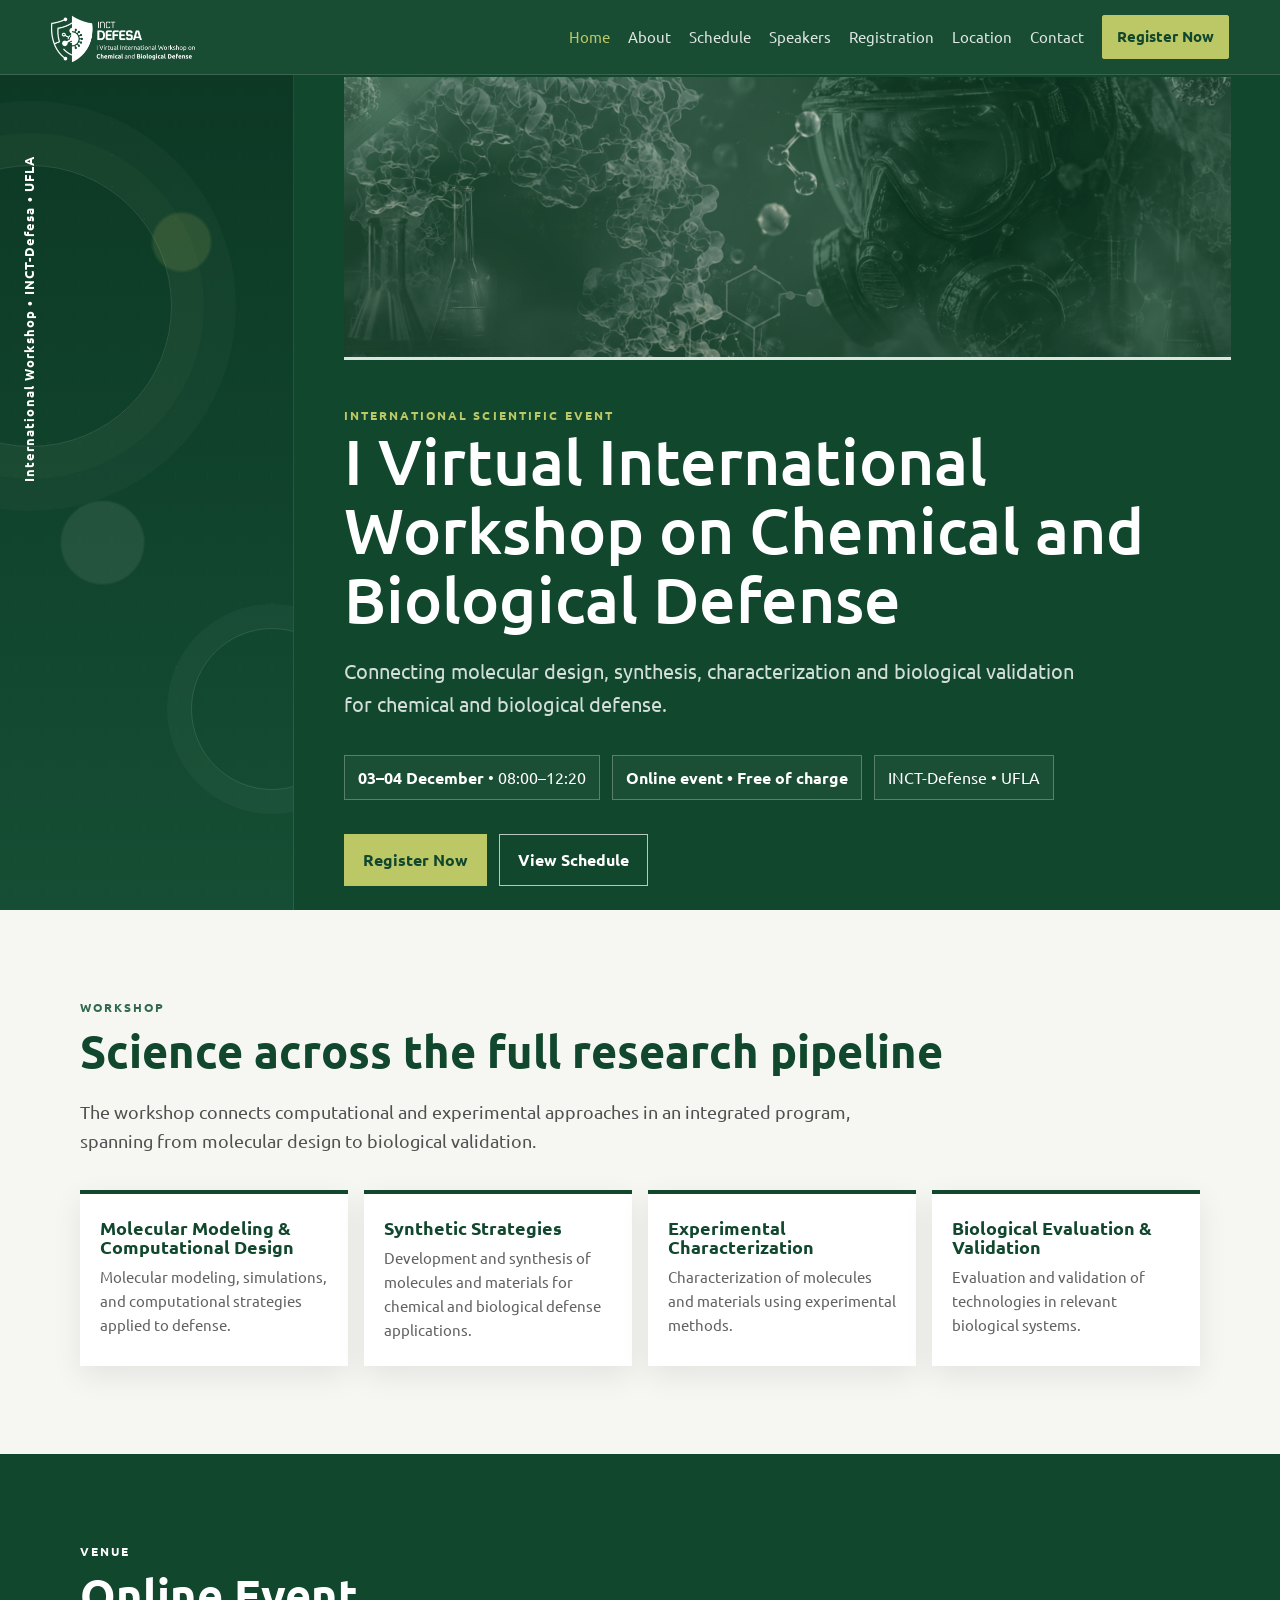
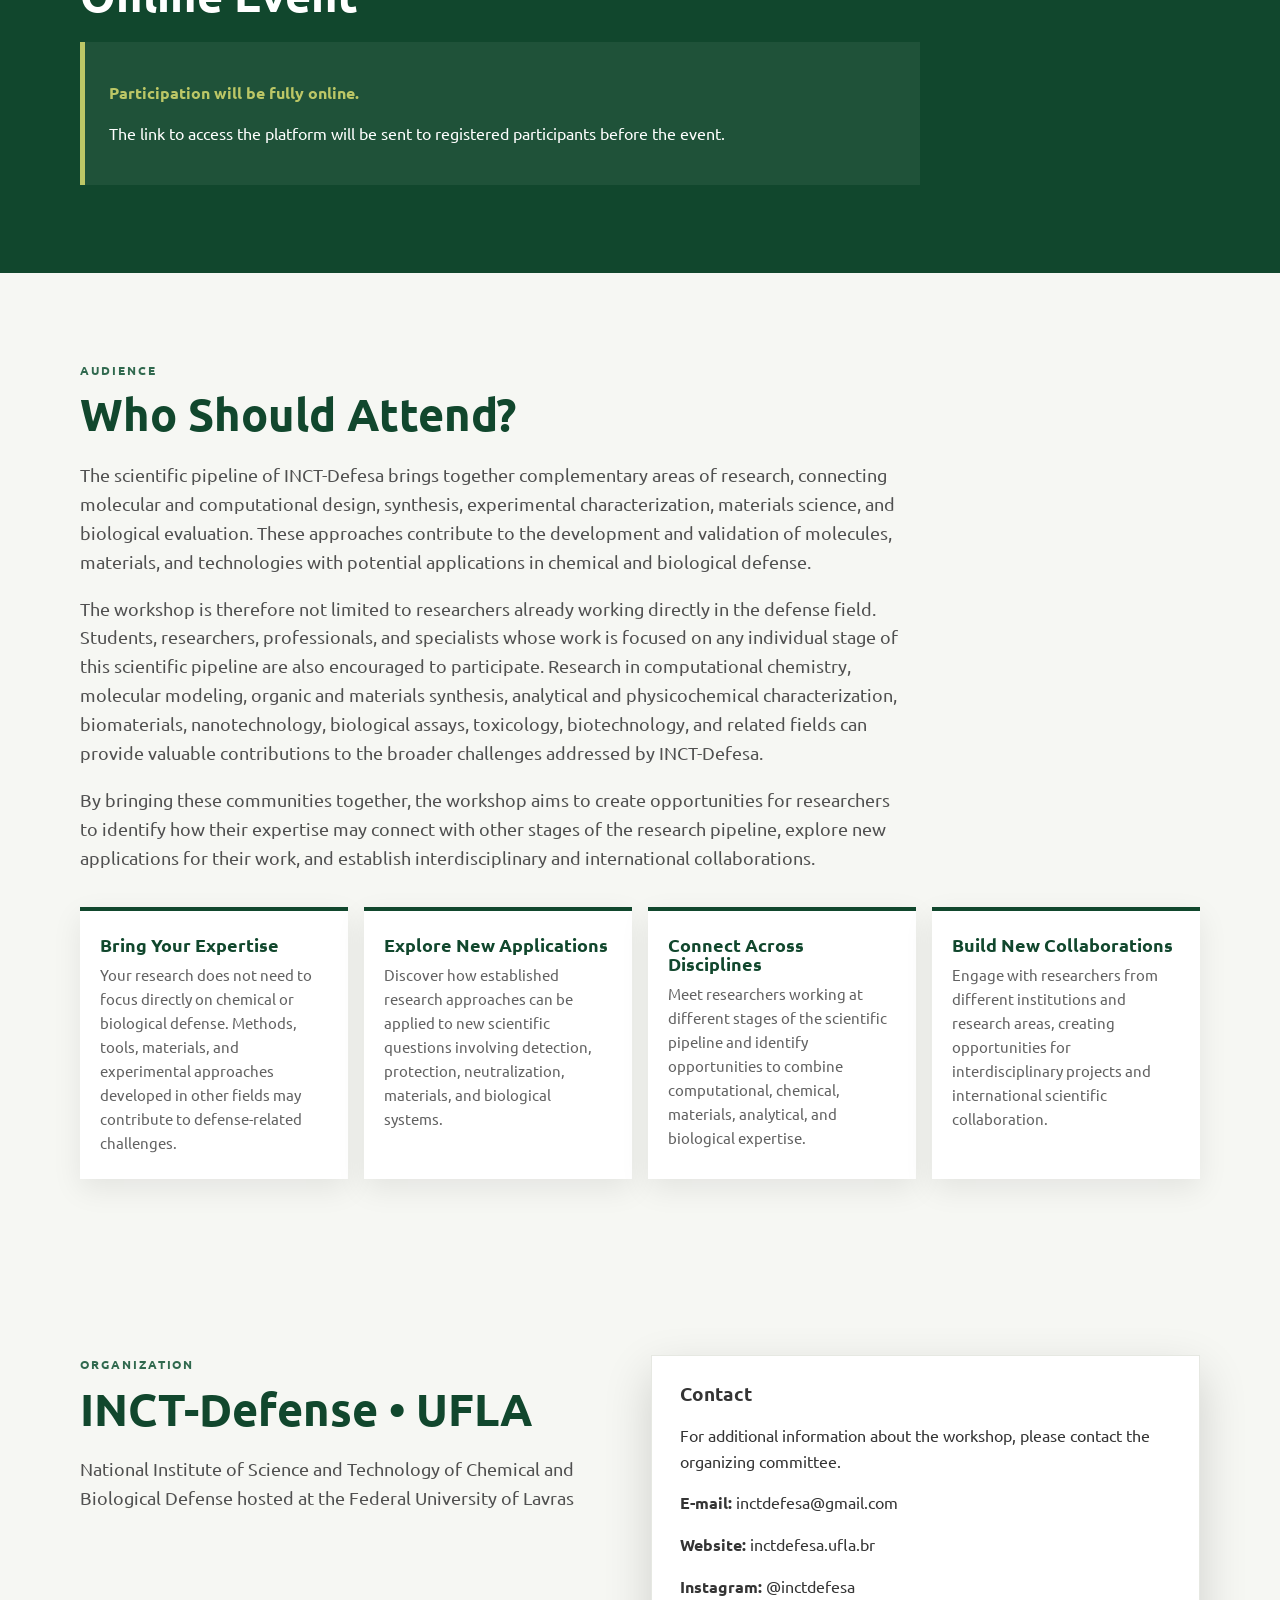
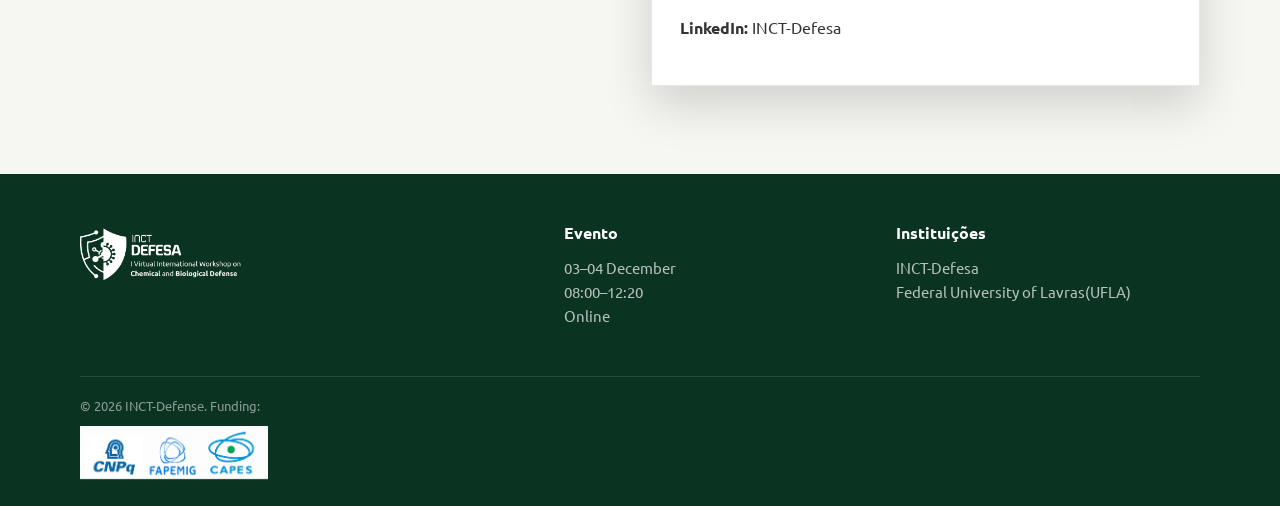
<file: index.html>
<!doctype html>
<html lang="pt-BR">
<head>
  <meta charset="utf-8">
  <meta name="viewport" content="width=device-width, initial-scale=1">
  <title> I Virtual International Workshop on Chemical and Biological Defense</title>
  <meta name="description" content="  I Virtual International Workshop on Chemical and Biological Defense of INCT-Defesa">
  <link rel="preconnect" href="https://fonts.googleapis.com">
  <link rel="preconnect" href="https://fonts.gstatic.com" crossorigin>
  <link href="https://fonts.googleapis.com/css2?family=Ubuntu:wght@400;500;700&display=swap" rel="stylesheet">
  <style>
:root{
  --green-900:#11472d;
  --green-700:#30694e;
  --green-500:#658b58;
  --lime:#bcc766;
  --graphite:#343434;
  --white:#ffffff;
  --offwhite:#f6f7f3;
  --line:rgba(255,255,255,.78);
  --shadow:0 18px 45px rgba(0,0,0,.16);
}

*{box-sizing:border-box}
html{scroll-behavior:smooth}
body{
  margin:0;
  font-family:Ubuntu, Arial, sans-serif;
  color:var(--graphite);
  background:var(--offwhite);
  line-height:1.6;
}
a{color:inherit;text-decoration:none}
img{max-width:100%;display:block}

.site-header{
  position:sticky;
  top:0;
  z-index:100;
  background:rgba(17,71,45,.97);
  border-bottom:1px solid rgba(255,255,255,.14);
  backdrop-filter:blur(10px);
}
.nav-wrap{
  width:min(1180px,92vw);
  margin:auto;
  min-height:74px;
  display:flex;
  align-items:center;
  justify-content:space-between;
  gap:24px;
}
.brand{
  display:flex;
  align-items:center;
  gap:12px;
  color:#fff;
  font-weight:700;
  letter-spacing:.04em;
}
.brand-mark{
  width:42px;height:48px;
  border:2px solid #fff;
  border-radius:5px 5px 16px 16px;
  display:grid;place-items:center;
  font-weight:500;
  position:relative;
}
.brand-mark:before{
  content:"";
  position:absolute;
  inset:5px;
  border-left:1px solid rgba(255,255,255,.75);
}
.brand small{display:block;font-size:.68rem;font-weight:400;letter-spacing:.11em;opacity:.78}
.brand strong{font-size:1rem}
nav{display:flex;align-items:center;gap:18px;flex-wrap:wrap;justify-content:flex-end}
nav a{color:#fff;font-size:.93rem;opacity:.86;transition:.2s}
nav a:hover,nav a.active{opacity:1;color:var(--lime)}
.cta{
  border:1px solid var(--lime);
  background:var(--lime);
  color:var(--green-900)!important;
  padding:9px 14px;
  border-radius:2px;
  font-weight:700;
  opacity:1!important;
}

.hero{
  min-height:calc(100vh - 74px);
  background:var(--green-900);
  color:#fff;
  display:grid;
  grid-template-columns:minmax(190px,23%) 1fr;
}
.visual-rail{
  position:relative;
  overflow:hidden;
  background:
    radial-gradient(circle at 62% 20%, rgba(188,199,102,.15) 0 4%, transparent 4.5%),
    radial-gradient(circle at 35% 56%, rgba(255,255,255,.08) 0 8%, transparent 8.5%),
    linear-gradient(180deg,#0c3824,#154e34);
  border-right:1px solid rgba(255,255,255,.1);
}
.visual-rail:before,
.visual-rail:after{
  content:"";
  position:absolute;
  border:1px solid rgba(255,255,255,.12);
  border-radius:50%;
}
.visual-rail:before{width:280px;height:280px;left:-110px;top:90px;box-shadow:0 0 0 32px rgba(188,199,102,.03),0 0 0 64px rgba(255,255,255,.025)}
.visual-rail:after{width:160px;height:160px;right:-60px;bottom:120px;box-shadow:0 0 0 24px rgba(255,255,255,.03)}
.rail-label{
  position:absolute;
  left:18px;
  top:50%;
  transform:translateY(-50%) rotate(-90deg);
  transform-origin:left top;
  white-space:nowrap;
  font-weight:700;
  letter-spacing:.08em;
  font-size:.84rem;
}
.rail-dots{position:absolute;inset:0;background-image:radial-gradient(rgba(255,255,255,.15) 1px,transparent 1px);background-size:32px 32px;opacity:.14}

.hero-main{
  width:min(930px,90%);
  margin:auto;
  padding:2px 0 24px;
}
.hero-brand{
  display:flex;
  align-items:center;
  justify-content:flex-end;
  gap:12px;
  margin-bottom:22px;
}
.hero-brand .brand-mark{width:52px;height:60px}
.hero-brand strong{font-size:1.35rem;letter-spacing:.03em}
.hero-rule{height:3px;background:#fff;opacity:.86;margin:0 0 46px}
.eyebrow{text-transform:uppercase;letter-spacing:.17em;font-size:.78rem;color:var(--lime);font-weight:700}
h1,h2,h3{font-family:Ubuntu, Arial, sans-serif;line-height:1.08;margin-top:0}
h1{font-size:clamp(2.35rem,5vw,5rem);font-weight:500;max-width:980px;margin-bottom:22px}
.hero-subtitle{font-size:clamp(1rem,1.6vw,1.28rem);max-width:760px;color:rgba(255,255,255,.82);margin-bottom:34px}
.event-meta{display:flex;gap:12px;flex-wrap:wrap;margin:24px 0 34px}
.meta-pill{border:1px solid rgba(255,255,255,.28);padding:9px 13px;background:rgba(255,255,255,.04)}
.hero-actions{display:flex;gap:12px;flex-wrap:wrap; }
.btn{display:inline-block;padding:12px 18px;border:1px solid currentColor;font-weight:700;transition:.2s}
.btn-primary{background:var(--lime);color:var(--green-900);border-color:var(--lime)}
.btn-secondary{color:#fff;border-color:rgba(255,255,255,.7)}
.btn:hover{transform:translateY(-1px)}

.section{padding:88px 0}
.container{width:min(1120px,90vw);margin:auto}
.section-kicker{text-transform:uppercase;letter-spacing:.16em;color:var(--green-700);font-size:.76rem;font-weight:700;margin-bottom:10px}
.section h2{font-size:clamp(2rem,3.5vw,3.5rem);color:var(--green-900);margin-bottom:22px}
.lead{font-size:1.13rem;max-width:820px;color:#505050}

.panel{
  background:#fff;
  border:1px solid #e6e8e2;
  box-shadow:var(--shadow);
  padding:28px;
}
.grid-2{display:grid;grid-template-columns:repeat(2,minmax(0,1fr));gap:22px}
.grid-4{display:grid;grid-template-columns:repeat(4,minmax(0,1fr));gap:16px}
.theme-card{background:#fff;border-top:4px solid var(--green-900);padding:24px 20px;min-height:140px;box-shadow:0 10px 28px rgba(0,0,0,.08)}
.theme-card h3{font-size:1.1rem;color:var(--green-900);margin-bottom:9px}
.theme-card p{margin:0;color:#626262;font-size:.94rem}
.audience-text p {text-align: justify;} 

.dark-section{background:var(--green-900);color:#fff}
.dark-section h2,.dark-section .section-kicker{color:#fff}
.dark-section .lead{color:rgba(255,255,255,.78)}
.online-box{border-left:5px solid var(--lime);padding:22px 24px;background:rgba(255,255,255,.06);max-width:840px}
.online-box strong{color:var(--lime)}

.schedule-day{margin-top:34px}
.schedule-title{display:flex;align-items:end;justify-content:space-between;gap:18px;border-bottom:2px solid var(--green-900);padding-bottom:12px;margin-bottom:0}
.schedule-title h3{margin:0;color:var(--green-900);font-size:1.4rem}
.schedule-row{display:grid;grid-template-columns:130px 1fr;gap:24px;padding:17px 14px;border-bottom:1px solid #e5e5df;background:#fff}
.schedule-row:nth-child(even){background:#f8f9f5}
.schedule-time{font-weight:700;color:var(--green-700)}
.schedule-row strong{color:var(--green-900)}

.speaker-grid{display:grid;grid-template-columns:repeat(2,minmax(0,1fr));gap:22px}
.speaker-card{background:#fff;border:1px solid #e5e8e1;display:grid;grid-template-columns:150px 1fr;min-height:210px}
.speaker-photo{background:linear-gradient(145deg,var(--green-700),var(--green-900));display:grid;place-items:center;color:rgba(255,255,255,.75);font-size:.8rem;text-align:center;padding:12px}
.speaker-info{padding:22px}
.speaker-info h3{color:var(--green-900);margin-bottom:8px}
.speaker-info p{margin:.35rem 0;color:#5f5f5f}

.registration-box{background:#fff;border:1px solid #e5e8e1;padding:34px;box-shadow:var(--shadow)}
.registration-list{display:grid;grid-template-columns:repeat(3,minmax(0,1fr));gap:14px;margin:24px 0}
.registration-list div{background:#f4f6f0;border-left:3px solid var(--green-700);padding:16px}
.registration-list small{display:block;text-transform:uppercase;letter-spacing:.08em;color:#737373;margin-bottom:5px}

.site-footer{background:#0b3321;color:#fff;padding:50px 0 24px}
.footer-grid{display:grid;grid-template-columns:1.5fr 1fr 1fr;gap:28px}
.site-footer h3{font-size:1rem;margin-bottom:10px}
.site-footer p,.site-footer a{color:rgba(255,255,255,.7);font-size:.93rem}
.footer-bottom{border-top:1px solid rgba(255,255,255,.12);margin-top:34px;padding-top:18px;font-size:.82rem;color:rgba(255,255,255,.52)}

.page-hero{background:var(--green-900);color:#fff;padding:66px 0 54px}
.page-hero .container{border-top:3px solid #fff;padding-top:34px}
.page-hero h1{font-size:clamp(2.3rem,4.5vw,4.7rem);margin-bottom:12px}
.page-hero p{max-width:760px;color:rgba(255,255,255,.78)}

@media (max-width:900px){
  nav{gap:11px}nav a{font-size:.84rem}
  .hero{grid-template-columns:1fr}.visual-rail{display:none}.hero-main{width:min(92%,850px)}
  .grid-4{grid-template-columns:repeat(2,minmax(0,1fr))}
  .speaker-grid{grid-template-columns:1fr}
  .footer-grid{grid-template-columns:1fr 1fr}
  .registration-list{grid-template-columns:1fr}
}
@media (max-width:680px){
  .nav-wrap{align-items:flex-start;padding:14px 0;flex-direction:column}
  nav{justify-content:flex-start}
  .grid-2,.grid-4{grid-template-columns:1fr}
  .schedule-row{grid-template-columns:1fr;gap:4px}
  .speaker-card{grid-template-columns:1fr}.speaker-photo{min-height:120px}
  .footer-grid{grid-template-columns:1fr}
  h1{font-size:2.5rem}
}


/* ===== LOGOS OFICIAIS ===== */
/* Logo do cabeçalho */
.site-header .brand img {
  height: 50px;
  width: auto;
  max-width: 185px;
  object-fit: contain;
  display: block;
}

/* ===== IMAGEM DO HERO ===== */

.hero-brand {
  width: 100%;
  height: 280px;       /* altura do espaço da imagem */
  overflow: hidden;    /* corta o que ultrapassar */
  margin: 0;
  padding: 0;
}

.hero-brand img {
  width: 100%;
  height: 100%;
  max-width: none;
  object-fit: cover;    /* preenche completamente o espaço */
  object-position: center;
  display: block;
  border: none;
  border-radius: 0;
  box-shadow: none;
}

/* Logo do rodapé */
.site-footer .brand img {
  height: 56px;
  width: auto;
  max-width: 200px;
  object-fit: contain;
  display: block;
}
    
/* Logos dos financiadores */
.funders-logo {
  height: 56px;
  width: auto;
  max-width: 220px;
  object-fit: contain;
  display: block;
  margin-top: 10px;
}
/* ===== CELULAR ===== */

@media (max-width:680px){

  .site-header .brand img {
    height: 44px;
    max-width: 165px;
  }

  .hero-brand {
    width: 100%;
    height: 190px;     /* altura da imagem no celular */
    overflow: hidden;
  }

  .hero-brand img {
    width: 100%;
    height: 100%;
    max-width: none;
    object-fit: cover;
    object-position: center;
  }

  .site-footer .brand img {
    height: 50px;
    max-width: 180px;
  }
  .funders-logo {
  height: 50px;
  max-width: 180px;
}
}
</style>
</head>
<body>
<header class="site-header">
  <div class="nav-wrap">
    <a class="brand" href="index.html"><img src="INCT_Defesa_logo_evento.png" alt="Logo oficial do Evento"></a>
    <nav aria-label="Navegação principal">
      <a class="active" href="index.html">Home</a>
      <a href="sobre.html">About</a>
      <a href="programacao.html">Schedule</a>
      <a href="palestrantes.html">Speakers</a>
      <a href="inscricoes.html">Registration</a>
      <a href="#local">Location</a>
      <a href="#contact">Contact</a>
      <a class="cta" href="inscricoes.html">Register Now</a>
    </nav>
  </div>
</header>

<main>
  <section class="hero">
    <aside class="visual-rail" aria-hidden="true"><div class="rail-dots"></div><div class="rail-label">International Workshop • INCT-Defesa • UFLA</div></aside>
    <div class="hero-main">
      <div class="hero-brand"><img src="Imagem1.png" alt="Logo oficial do INCT-Defesa"></div>
      <div class="hero-rule"></div>
      <div class="eyebrow">International Scientific Event</div>
      <h1> I Virtual International Workshop on Chemical and Biological Defense</h1>
      <p class="hero-subtitle">Connecting molecular design, synthesis, characterization and biological validation for chemical and biological defense.</p>
      <div class="event-meta">
        <div class="meta-pill"><strong>03–04 December</strong> • 08:00–12:20</div>
        <div class="meta-pill"><strong>Online event • Free of charge </strong></div>
        <div class="meta-pill">INCT-Defense • UFLA</div>
      </div>
      <div class="hero-actions">
        <a class="btn btn-primary" href="inscricoes.html">Register Now</a>
        <a class="btn btn-secondary" href="programacao.html">View Schedule</a></div> </div> 
  </section>

  <section class="section">
    <div class="container">
      <div class="section-kicker">Workshop</div>
      <h2>Science across the full research pipeline</h2>
      <p class="lead">The workshop connects computational and experimental approaches in an integrated program, spanning from molecular design to biological validation.</p>
      <div class="grid-4" style="margin-top:34px">
        <article class="theme-card"><h3>Molecular Modeling & Computational Design</h3><p>Molecular modeling, simulations, and computational strategies applied to defense.</p></article>
        <article class="theme-card"><h3>Synthetic Strategies</h3><p>Development and synthesis of molecules and materials for chemical and biological defense applications.</p></article>
        <article class="theme-card"><h3>Experimental Characterization</h3><p>Characterization of molecules and materials using experimental methods.</p></article>
        <article class="theme-card"><h3>Biological Evaluation & Validation</h3><p>Evaluation and validation of technologies in relevant biological systems.</p></article>
      </div>
    </div>
  </section>

  <section class="section dark-section" id="local">
    <div class="container">
      <div class="section-kicker">Venue</div>
      <h2>Online Event</h2>
      <div class="online-box">
        <p><strong>Participation will be fully online.</strong></p>
        <p>The link to access the platform will be sent to registered participants before the event.
</p>
      </div>
    </div>
  </section>

  <!-- =========================
     WHO SHOULD ATTEND
========================= -->

<section class="section">
  <div class="container">
    <div class="section-kicker">
      Audience
    </div>
    <h2>
      Who Should Attend?
    </h2>
<p class="lead">
  The scientific pipeline of INCT-Defesa brings together complementary areas of research, 
  connecting molecular and computational design, synthesis, experimental characterization, 
  materials science, and biological evaluation. These approaches contribute to the development 
  and validation of molecules, materials, and technologies with potential applications in 
  chemical and biological defense.
</p>
<p class="lead">
  The workshop is therefore not limited to researchers already working directly in the defense 
  field. Students, researchers, professionals, and specialists whose work is focused on any 
  individual stage of this scientific pipeline are also encouraged to participate. Research in 
  computational chemistry, molecular modeling, organic and materials synthesis, analytical and 
  physicochemical characterization, biomaterials, nanotechnology, biological assays, toxicology, 
  biotechnology, and related fields can provide valuable contributions to the broader challenges 
  addressed by INCT-Defesa.
</p>
<p class="lead">
  By bringing these communities together, the workshop aims to create opportunities for researchers 
  to identify how their expertise may connect with other stages of the research pipeline, explore 
  new applications for their work, and establish interdisciplinary and international collaborations.
</p>
    <div class="grid-4" style="margin-top:34px">

  <article class="theme-card">
    <h3>Bring Your Expertise</h3>
    <p>
      Your research does not need to focus directly on chemical or biological
      defense. Methods, tools, materials, and experimental approaches developed
      in other fields may contribute to defense-related challenges.
    </p>
  </article>

  <article class="theme-card">
    <h3>Explore New Applications</h3>
    <p>
      Discover how established research approaches can be applied to new
      scientific questions involving detection, protection, neutralization,
      materials, and biological systems.
    </p>
  </article>

  <article class="theme-card">
    <h3>Connect Across Disciplines</h3>
    <p>
      Meet researchers working at different stages of the scientific pipeline
      and identify opportunities to combine computational, chemical,
      materials, analytical, and biological expertise.
    </p>
  </article>

  <article class="theme-card">
    <h3>Build New Collaborations</h3>
    <p>
      Engage with researchers from different institutions and research areas,
      creating opportunities for interdisciplinary projects and international
      scientific collaboration.
    </p>
  </article>

</div>

</section>
  <section class="section" id="contact">
    <div class="container grid-2">
      <div>
        <div class="section-kicker">Organization</div>
        <h2>INCT-Defense • UFLA</h2>
        <p class="lead"> National Institute of Science and Technology of Chemical and Biological Defense hosted at the Federal University of Lavras </p>
      </div>
      <div class="panel">
  <h3>Contact</h3><p>
    For additional information about the workshop, please contact the organizing committee.</p><p>
    <strong>E-mail:</strong>
    <a href="mailto:inctdefesa@gmail.com">inctdefesa@gmail.com</a></p><p>
    <strong>Website:</strong>
    <a href="https://inctdefesa.ufla.br/" target="_blank" rel="noopener noreferrer">inctdefesa.ufla.br</a></p><p>
    <strong>Instagram:</strong>
    <a href="https://www.instagram.com/inctdefesa/" target="_blank" rel="noopener noreferrer">@inctdefesa</a></p><p>
    <strong>LinkedIn:</strong><a href="https://www.linkedin.com/company/inctdefesa/home/" target="_blank" rel="noopener noreferrer"> INCT-Defesa</a></p>
</div>
    </div>
  </section>
</main>

<footer class="site-footer">
  <div class="container">
    <div class="footer-grid">
      <div><div class="brand"><img src="INCT_Defesa_logo_evento.png" alt="Logo oficial do INCT-Defesa"></div></div>
      <div><h3>Evento</h3><p>03–04 December<br>08:00–12:20<br>Online</p></div>
      <div><h3>Instituições</h3><p>INCT-Defesa<br>Federal University of Lavras(UFLA)</p></div>
    </div>
    <div class="footer-bottom">© 2026 INCT-Defense. Funding: <img src="Apoio.png" alt="Financiadores do evento" class="funders-logo"></div>
  </div>
</footer>
</body>
</html>
</file>
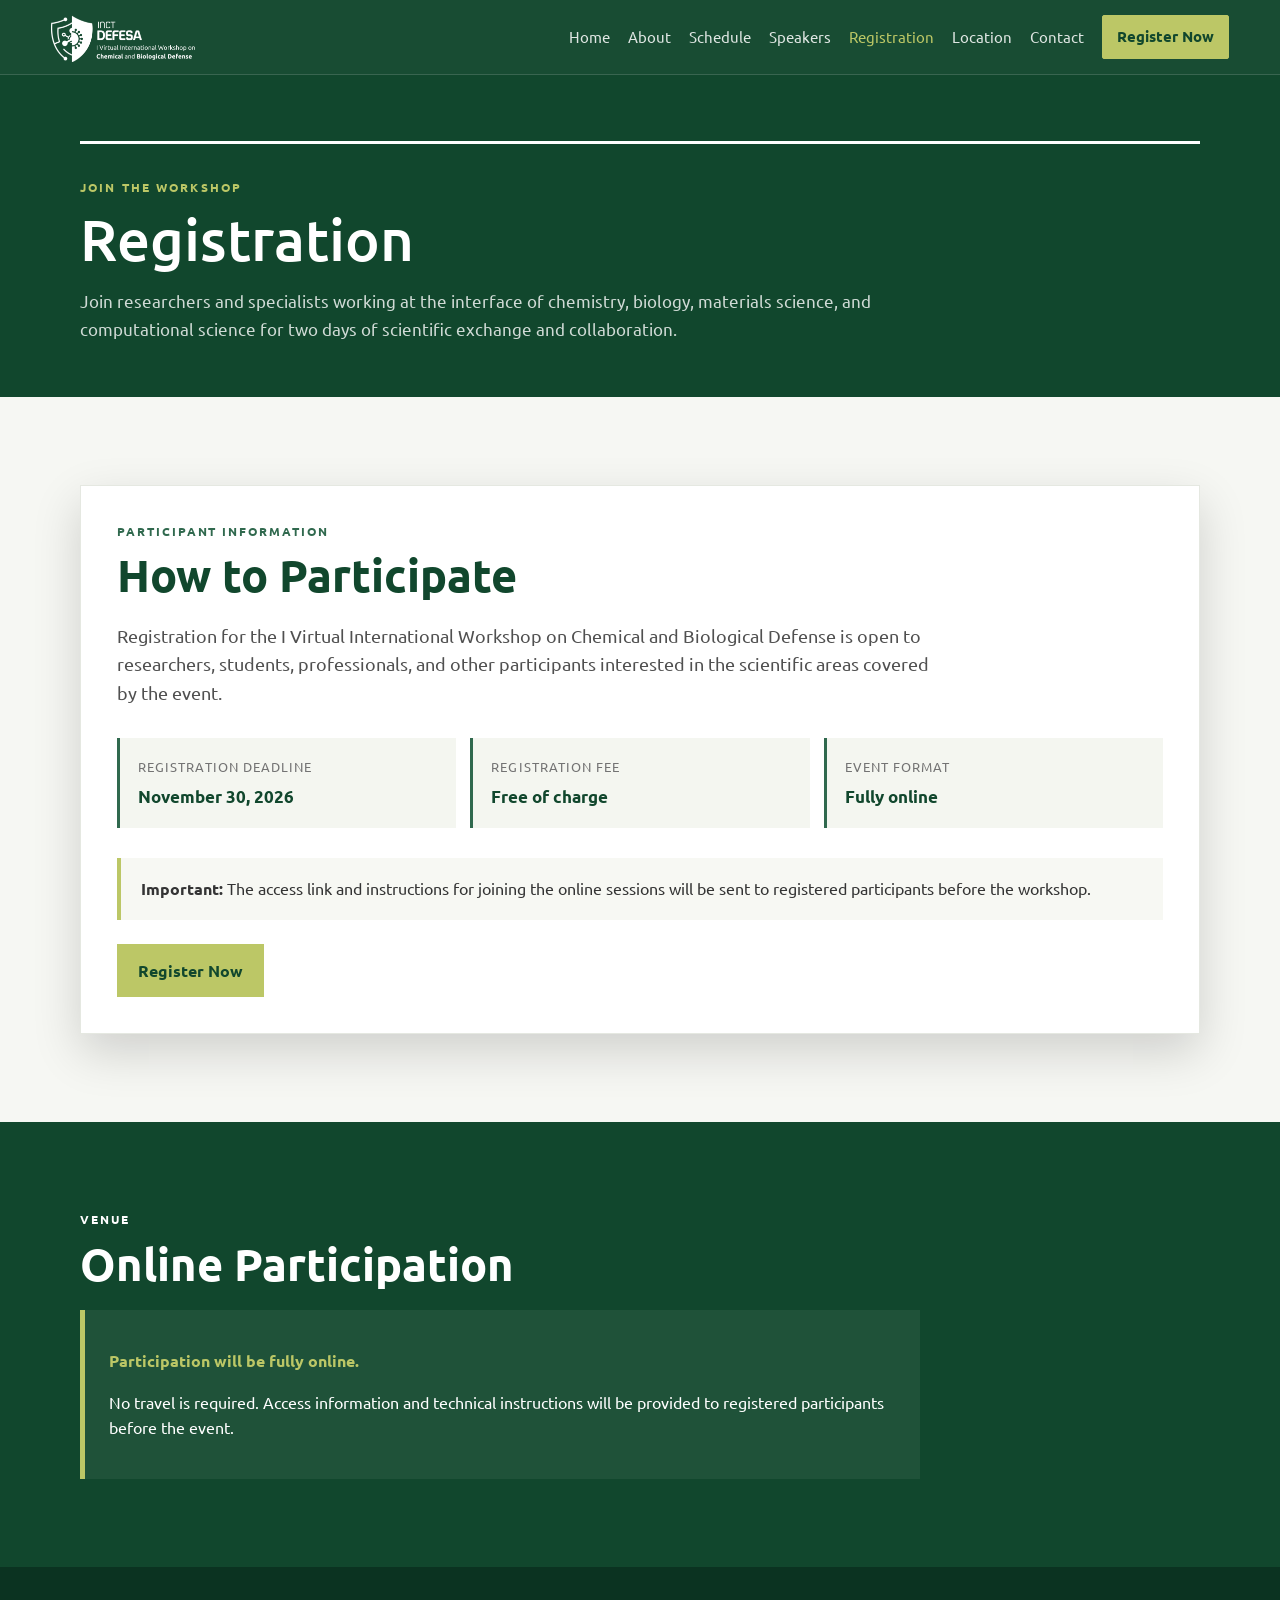
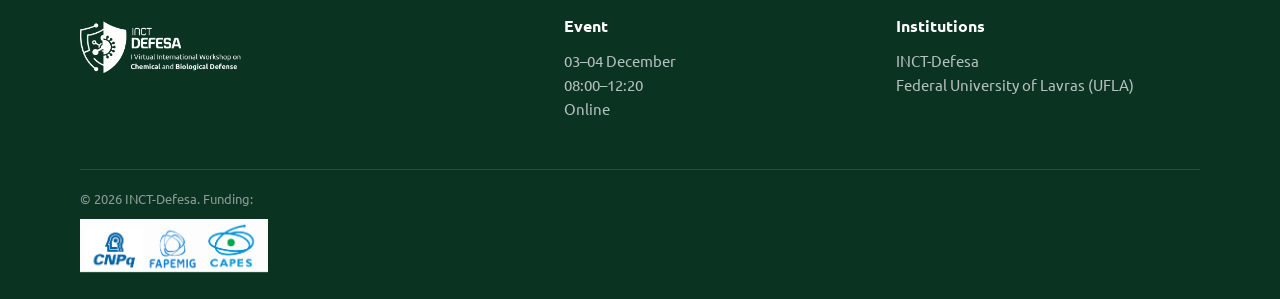
<file: inscricoes.html>
<!doctype html>
<html lang="en">

<head>
  <meta charset="utf-8">
  <meta name="viewport" content="width=device-width, initial-scale=1">

  <title>Registration | I Virtual International Workshop on Chemical and Biological Defense</title>

  <meta name="description"
        content="Registration for the I Virtual International Workshop on Chemical and Biological Defense organized by INCT-Defesa.">

  <link rel="preconnect" href="https://fonts.googleapis.com">
  <link rel="preconnect" href="https://fonts.gstatic.com" crossorigin>

  <link href="https://fonts.googleapis.com/css2?family=Ubuntu:wght@400;500;700&display=swap"
        rel="stylesheet">

  <style>

    :root{
      --green-900:#11472d;
      --green-700:#30694e;
      --green-500:#658b58;
      --lime:#bcc766;
      --graphite:#343434;
      --white:#ffffff;
      --offwhite:#f6f7f3;
      --line:rgba(255,255,255,.78);
      --shadow:0 18px 45px rgba(0,0,0,.16);
    }

    *{
      box-sizing:border-box;
    }

    html{
      scroll-behavior:smooth;
    }

    body{
      margin:0;
      font-family:Ubuntu, Arial, sans-serif;
      color:var(--graphite);
      background:var(--offwhite);
      line-height:1.6;
    }

    a{
      color:inherit;
      text-decoration:none;
    }

    img{
      max-width:100%;
      display:block;
    }


    /* =========================
       HEADER
    ========================= */

    .site-header{
      position:sticky;
      top:0;
      z-index:100;
      background:rgba(17,71,45,.97);
      border-bottom:1px solid rgba(255,255,255,.14);
      backdrop-filter:blur(10px);
    }

    .nav-wrap{
      width:min(1180px,92vw);
      margin:auto;
      min-height:74px;
      display:flex;
      align-items:center;
      justify-content:space-between;
      gap:24px;
    }

    .brand{
      display:flex;
      align-items:center;
      gap:12px;
      color:#fff;
      font-weight:700;
      letter-spacing:.04em;
    }

    nav{
      display:flex;
      align-items:center;
      gap:18px;
      flex-wrap:wrap;
      justify-content:flex-end;
    }

    nav a{
      color:#fff;
      font-size:.93rem;
      opacity:.86;
      transition:.2s;
    }

    nav a:hover,
    nav a.active{
      opacity:1;
      color:var(--lime);
    }

    .cta{
      border:1px solid var(--lime);
      background:var(--lime);
      color:var(--green-900)!important;
      padding:9px 14px;
      border-radius:2px;
      font-weight:700;
      opacity:1!important;
    }


    /* =========================
       PAGE HERO
    ========================= */

    .page-hero{
      background:var(--green-900);
      color:#fff;
      padding:66px 0 54px;
    }

    .container{
      width:min(1120px,90vw);
      margin:auto;
    }

    .page-hero .container{
      border-top:3px solid #fff;
      padding-top:34px;
    }

    .eyebrow{
      text-transform:uppercase;
      letter-spacing:.17em;
      font-size:.78rem;
      color:var(--lime);
      font-weight:700;
    }

    h1,
    h2,
    h3{
      font-family:Ubuntu, Arial, sans-serif;
      line-height:1.08;
      margin-top:0;
    }

    .page-hero h1{
      font-size:clamp(2.3rem,4.5vw,4.7rem);
      margin:10px 0 14px;
      font-weight:500;
    }

    .page-hero p{
      max-width:800px;
      color:rgba(255,255,255,.80);
      font-size:1.08rem;
      margin-bottom:0;
    }


    /* =========================
       CONTENT
    ========================= */

    .section{
      padding:88px 0;
    }

    .section-kicker{
      text-transform:uppercase;
      letter-spacing:.16em;
      color:var(--green-700);
      font-size:.76rem;
      font-weight:700;
      margin-bottom:10px;
    }

    .section h2{
      font-size:clamp(2rem,3.5vw,3.5rem);
      color:var(--green-900);
      margin-bottom:22px;
    }

    .lead{
      font-size:1.13rem;
      max-width:820px;
      color:#505050;
    }


    /* =========================
       REGISTRATION
    ========================= */

    .registration-box{
      background:#fff;
      border:1px solid #e5e8e1;
      padding:36px;
      box-shadow:var(--shadow);
    }

    .registration-list{
      display:grid;
      grid-template-columns:repeat(3,minmax(0,1fr));
      gap:14px;
      margin:30px 0;
    }

    .registration-list div{
      background:#f4f6f0;
      border-left:3px solid var(--green-700);
      padding:18px;
    }

    .registration-list small{
      display:block;
      text-transform:uppercase;
      letter-spacing:.08em;
      color:#737373;
      margin-bottom:5px;
    }

    .registration-list strong{
      color:var(--green-900);
      font-size:1.08rem;
    }

    .registration-note{
      margin:24px 0;
      padding:18px 20px;
      background:#f7f8f3;
      border-left:4px solid var(--lime);
    }

    .btn{
      display:inline-block;
      padding:13px 20px;
      border:1px solid currentColor;
      font-weight:700;
      transition:.2s;
    }

    .btn-primary{
      background:var(--lime);
      color:var(--green-900);
      border-color:var(--lime);
    }

    .btn:hover{
      transform:translateY(-1px);
    }


    /* =========================
       ONLINE EVENT
    ========================= */

    .dark-section{
      background:var(--green-900);
      color:#fff;
    }

    .dark-section h2,
    .dark-section .section-kicker{
      color:#fff;
    }

    .online-box{
      border-left:5px solid var(--lime);
      padding:22px 24px;
      background:rgba(255,255,255,.06);
      max-width:840px;
    }

    .online-box strong{
      color:var(--lime);
    }


    /* =========================
       FOOTER
    ========================= */

    .site-footer{
      background:#0b3321;
      color:#fff;
      padding:50px 0 24px;
    }

    .footer-grid{
      display:grid;
      grid-template-columns:1.5fr 1fr 1fr;
      gap:28px;
    }

    .site-footer h3{
      font-size:1rem;
      margin-bottom:10px;
    }

    .site-footer p,
    .site-footer a{
      color:rgba(255,255,255,.7);
      font-size:.93rem;
    }

    .footer-bottom{
      border-top:1px solid rgba(255,255,255,.12);
      margin-top:34px;
      padding-top:18px;
      font-size:.82rem;
      color:rgba(255,255,255,.52);
    }


    /* =========================
       LOGOS
    ========================= */

    .site-header .brand img{
      height:50px;
      width:auto;
      max-width:185px;
      object-fit:contain;
      display:block;
    }

    .site-footer .brand img{
      height:56px;
      width:auto;
      max-width:200px;
      object-fit:contain;
      display:block;
    }

    .funders-logo{
      height:56px;
      width:auto;
      max-width:220px;
      object-fit:contain;
      display:block;
      margin-top:10px;
    }


    /* =========================
       RESPONSIVE
    ========================= */

    @media (max-width:900px){

      nav{
        gap:11px;
      }

      nav a{
        font-size:.84rem;
      }

      .registration-list{
        grid-template-columns:1fr;
      }

      .footer-grid{
        grid-template-columns:1fr 1fr;
      }

    }


    @media (max-width:680px){

      .nav-wrap{
        align-items:flex-start;
        padding:14px 0;
        flex-direction:column;
      }

      nav{
        justify-content:flex-start;
      }

      .page-hero{
        padding:48px 0 42px;
      }

      .page-hero h1{
        font-size:2.5rem;
      }

      .registration-box{
        padding:26px 20px;
      }

      .footer-grid{
        grid-template-columns:1fr;
      }

      .site-header .brand img{
        height:44px;
        max-width:165px;
      }

      .site-footer .brand img{
        height:50px;
        max-width:180px;
      }

      .funders-logo{
        height:50px;
        max-width:180px;
      }

    }

  </style>
</head>


<body>


<!-- =========================
     HEADER
========================= -->

<header class="site-header">

  <div class="nav-wrap">

    <a class="brand" href="index.html">

      <img src="INCT_Defesa_logo_evento.png"
           alt="I Virtual International Workshop on Chemical and Biological Defense">

    </a>


    <nav aria-label="Main navigation">

      <a href="index.html">
        Home
      </a>

      <a href="sobre.html">
        About
      </a>

      <a href="programacao.html">
        Schedule
      </a>

      <a href="palestrantes.html">
        Speakers
      </a>

      <a class="active" href="inscricoes.html">
        Registration
      </a>

      <a href="index.html#local">
        Location
      </a>

      <a href="index.html#contact">
        Contact
      </a>

      <a class="cta"
         href="https://docs.google.com/forms/d/1QspH7eSkHLNyj1JnPOWpKVzLqY987vJpNzq1KU8fs6Q/viewform"
         target="_blank"
         rel="noopener noreferrer">
        Register Now
      </a>

    </nav>

  </div>

</header>



<!-- =========================
     REGISTRATION HERO
========================= -->

<section class="page-hero">

  <div class="container">

    <div class="eyebrow">
      Join the Workshop
    </div>

    <h1>
      Registration
    </h1>

    <p>
      Join researchers and specialists working at the interface of
      chemistry, biology, materials science, and computational science
      for two days of scientific exchange and collaboration.
    </p>

  </div>

</section>



<!-- =========================
     REGISTRATION
========================= -->

<main>

  <section class="section">

    <div class="container">

      <div class="registration-box">

        <div class="section-kicker">
           Participant Information
        </div>

        <h2>
           How to Participate
        </h2>

        <p class="lead">
          Registration for the I Virtual International Workshop on
          Chemical and Biological Defense is open to researchers,
          students, professionals, and other participants interested
          in the scientific areas covered by the event.
        </p>


        <div class="registration-list">

          <div>

            <small>
              Registration Deadline
            </small>

            <strong>
              November 30, 2026
            </strong>

          </div>


          <div>

            <small>
              Registration Fee
            </small>

            <strong>
              Free of charge
            </strong>

          </div>


          <div>

            <small>
              Event Format
            </small>

            <strong>
              Fully online
            </strong>

          </div>

        </div>


        <div class="registration-note">

          <strong>
            Important:
          </strong>

          The access link and instructions for joining the online
          sessions will be sent to registered participants before
          the workshop.

        </div>


        <a class="btn btn-primary"
           href="https://docs.google.com/forms/d/1QspH7eSkHLNyj1JnPOWpKVzLqY987vJpNzq1KU8fs6Q/viewform"
           target="_blank"
           rel="noopener noreferrer">

          Register Now

        </a>

      </div>

    </div>

  </section>

</main>



<!-- =========================
     ONLINE EVENT
========================= -->

<section class="section dark-section">

  <div class="container">

    <div class="section-kicker">
      Venue
    </div>

    <h2>
      Online Participation
    </h2>

    <div class="online-box">

      <p>
        <strong>
          Participation will be fully online.
        </strong>
      </p>

      <p>
        No travel is required. Access information and technical
        instructions will be provided to registered participants
        before the event.
      </p>

    </div>

  </div>

</section>



<!-- =========================
     FOOTER
========================= -->

<footer class="site-footer">

  <div class="container">

    <div class="footer-grid">

      <div>

        <div class="brand">

          <img src="INCT_Defesa_logo_evento.png"
               alt="I Virtual International Workshop on Chemical and Biological Defense">

        </div>

      </div>


      <div>

        <h3>
          Event
        </h3>

        <p>
          03–04 December<br>
          08:00–12:20<br>
          Online
        </p>

      </div>


      <div>

        <h3>
          Institutions
        </h3>

        <p>
          INCT-Defesa<br>
          Federal University of Lavras (UFLA)
        </p>

      </div>

    </div>


    <div class="footer-bottom">

      © 2026 INCT-Defesa. Funding:

      <img src="Apoio.png"
           alt="Funding institutions"
           class="funders-logo">

    </div>

  </div>

</footer>


</body>
</html>
</file>
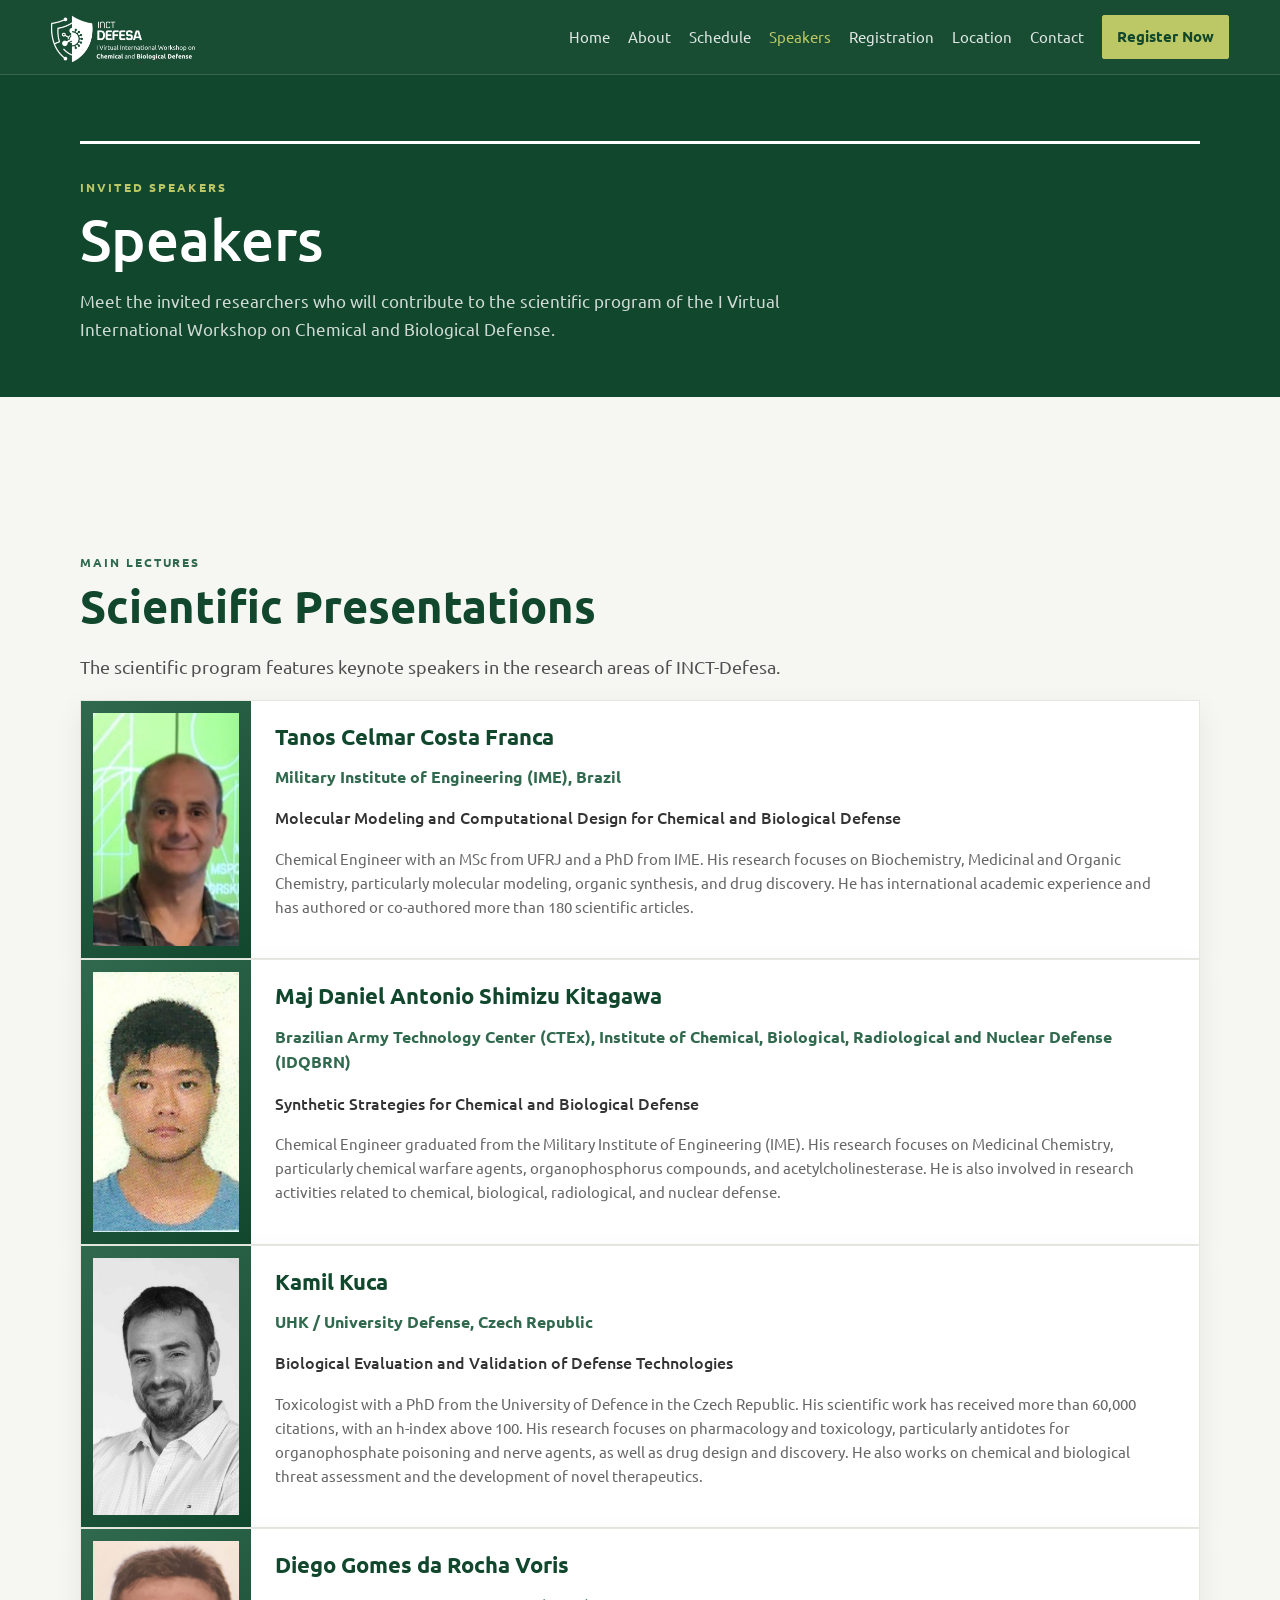
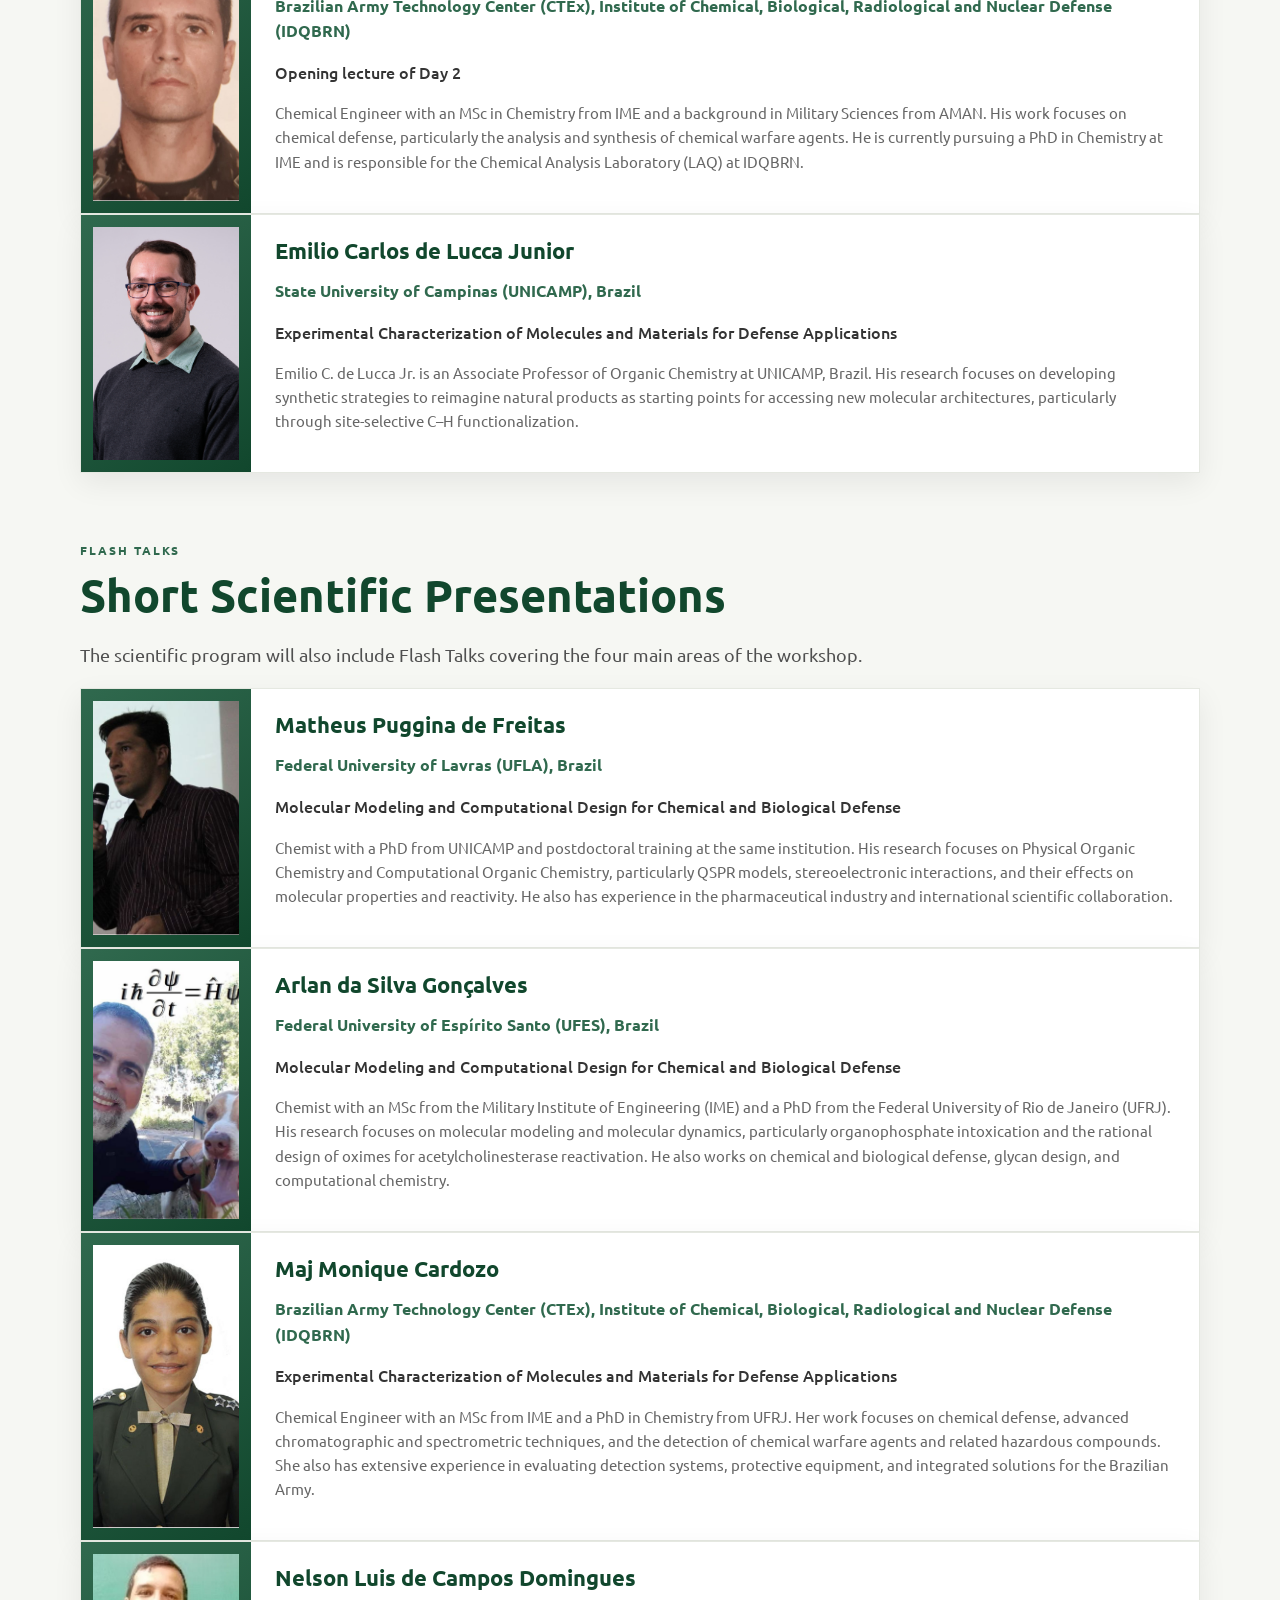
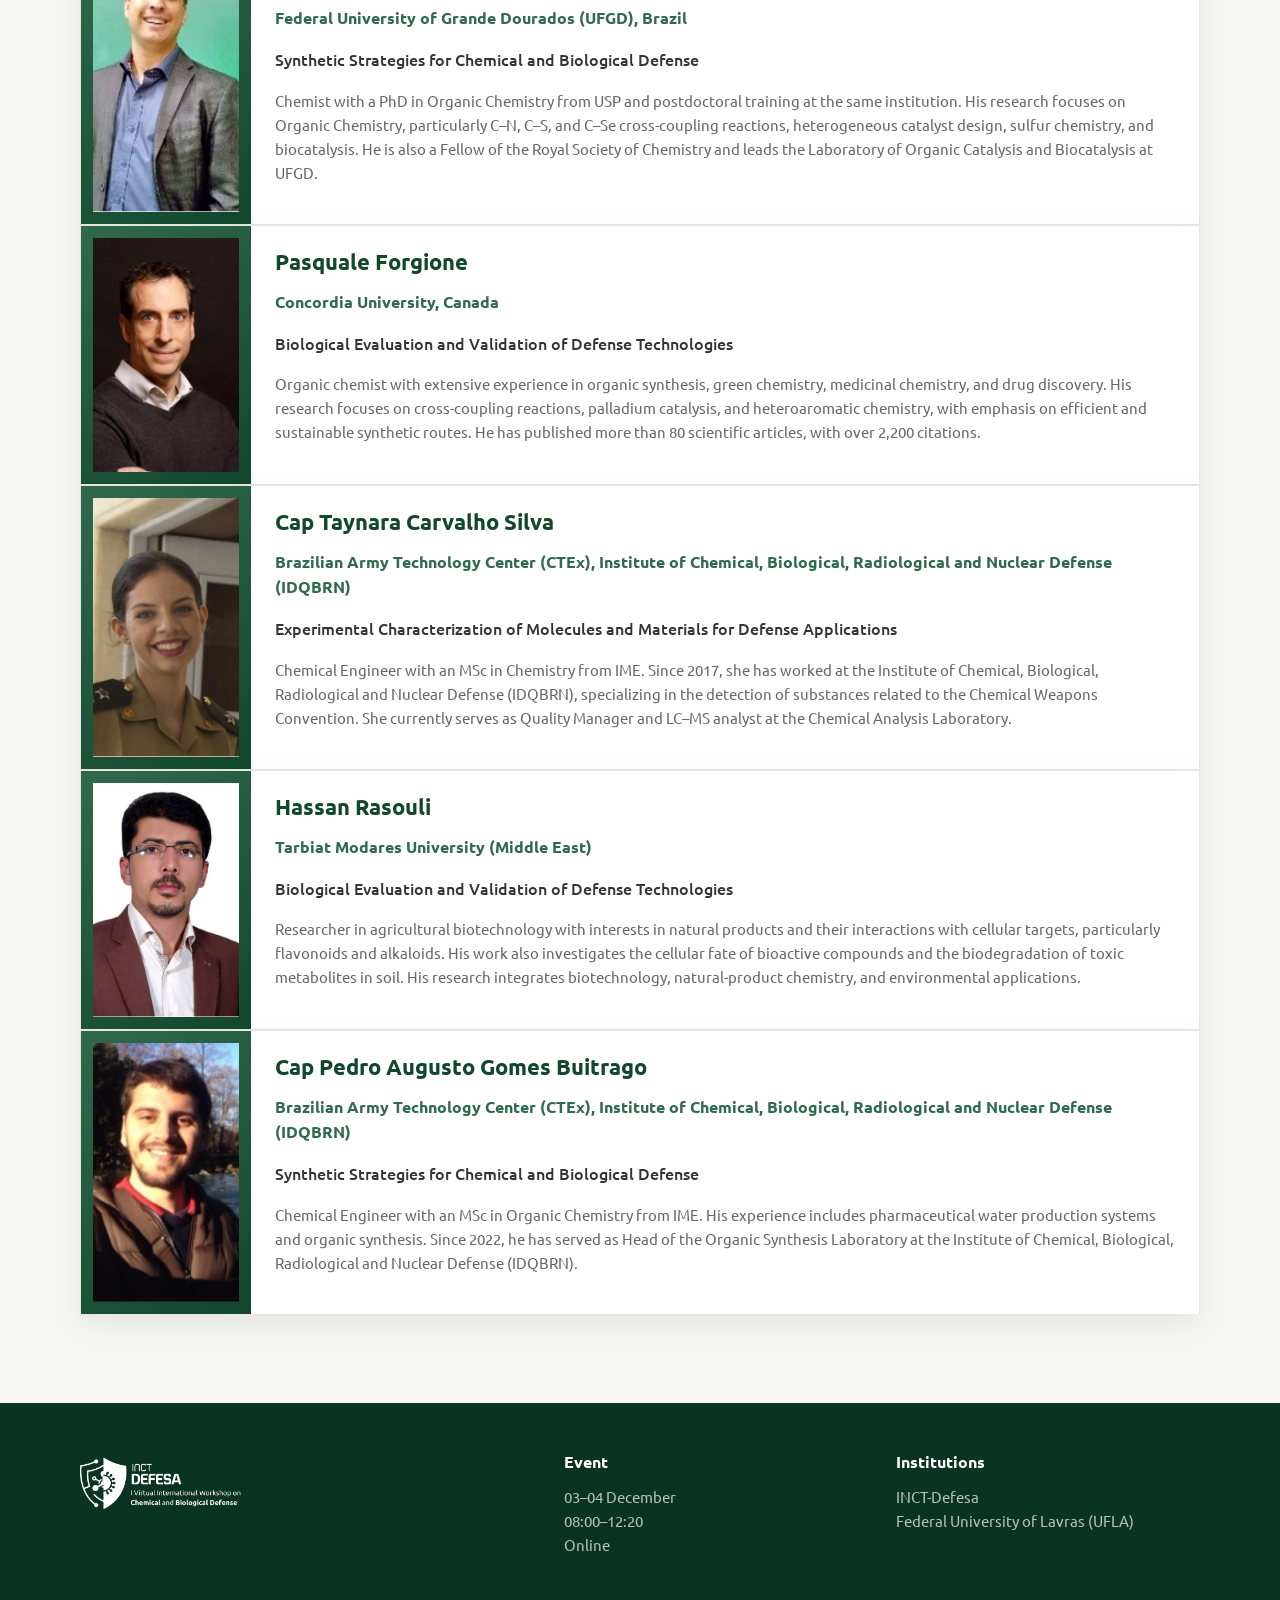
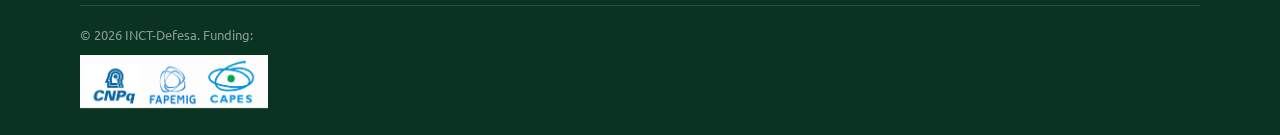
<file: palestrantes.html>
<!doctype html>
<html lang="en">

<head>
  <meta charset="utf-8">
  <meta name="viewport" content="width=device-width, initial-scale=1">

  <title>Speakers | I Virtual International Workshop on Chemical and Biological Defense</title>

  <meta name="description"
        content="Invited speakers of the I Virtual International Workshop on Chemical and Biological Defense organized by INCT-Defesa.">

  <link rel="preconnect" href="https://fonts.googleapis.com">
  <link rel="preconnect" href="https://fonts.gstatic.com" crossorigin>

  <link href="https://fonts.googleapis.com/css2?family=Ubuntu:wght@400;500;700&display=swap"
        rel="stylesheet">

  <style>

    :root{
      --green-900:#11472d;
      --green-700:#30694e;
      --green-500:#658b58;
      --lime:#bcc766;
      --graphite:#343434;
      --white:#ffffff;
      --offwhite:#f6f7f3;
      --line:rgba(255,255,255,.78);
      --shadow:0 18px 45px rgba(0,0,0,.16);
    }

    *{  box-sizing:border-box;}

    html{ scroll-behavior:smooth; }

    body{  margin:0; font-family:Ubuntu, Arial, sans-serif; color:var(--graphite); background:var(--offwhite); line-height:1.6; }

    a{color:inherit; text-decoration:none; }
    img{ max-width:100%;display:block;}


    /* ===========HEADER================ */

    .site-header{position:sticky; top:0;  z-index:100;background:rgba(17,71,45,.97); border-bottom:1px solid rgba(255,255,255,.14); backdrop-filter:blur(10px);}
    .nav-wrap{ width:min(1180px,92vw); margin:auto; min-height:74px; display:flex; align-items:center; justify-content:space-between; gap:24px;}
    .brand{ display:flex; align-items:center; gap:12px; color:#fff; font-weight:700; letter-spacing:.04em;}
    nav{ display:flex; align-items:center;gap:18px; flex-wrap:wrap; justify-content:flex-end; }
    nav a{ color:#fff; font-size:.93rem;  opacity:.86; transition:.2s; }
    nav a:hover,
    nav a.active{ opacity:1;color:var(--lime); }

    .cta{ border:1px solid var(--lime); background:var(--lime); color:var(--green-900)!important; padding:9px 14px;  border-radius:2px; font-weight:700; opacity:1!important;}

    /* ======= PAGE HERO==================== */

    .page-hero{background:var(--green-900); color:#fff; padding:66px 0 54px; }
    .container{width:min(1120px,90vw); margin:auto; }
    .page-hero .container{border-top:3px solid #fff; padding-top:34px; }
    .eyebrow{ text-transform:uppercase; letter-spacing:.17em;font-size:.78rem; color:var(--lime); font-weight:700;}

    h1,
    h2,
    h3{ font-family:Ubuntu, Arial, sans-serif; line-height:1.08; margin-top:0;  }
    .page-hero h1{font-size:clamp(2.3rem,4.5vw,4.7rem); margin:10px 0 14px; font-weight:500;}
    .page-hero p{ max-width:800px;color:rgba(255,255,255,.80); font-size:1.08rem; margin-bottom:0;}


    /* ============ CONTENT================= */

    .section{padding:88px 0; }
    .section-kicker{ text-transform:uppercase; letter-spacing:.16em; color:var(--green-700); font-size:.76rem; font-weight:700;  margin-bottom:10px; }
    .section h2{ font-size:clamp(2rem,3.5vw,3.5rem); color:var(--green-900); margin-bottom:22px;}
    .lead{font-size:1.13rem;  max-width:820px; color:#505050; }


    /* ============= SPEAKERS================== */

    .speaker-grid{ display:grid;grid-template-columns:repeat(2,minmax(0,1fr)); gap:24px; }
    .speaker-card{ background:#fff; border:1px solid #e5e8e1;display:grid;  grid-template-columns:170px 1fr; min-height:240px; box-shadow:0 10px 28px rgba(0,0,0,.07); }
    .speaker-photo{ background: linear-gradient(145deg,var(--green-700),var(--green-900)); display:grid; place-items:center; color:rgba(255,255,255,.78); font-size:.8rem; text-align:center; padding:12px; overflow:hidden; }
    .speaker-photo img{ width:100%;height:100%; object-fit:cover; }
    .speaker-info{  padding:24px;}
    .speaker-info h3{color:var(--green-900); margin-bottom:8px;font-size:1.35rem;}
    .speaker-institution{  color:var(--green-700)!important; font-weight:700;}
    .speaker-topic{ margin-top:16px!important; color:var(--graphite)!important;  font-weight:500;}
    .speaker-bio{  color:#666!important; font-size:.94rem; }

    /* ============  FLASH TALKS============== */

    .flash-section{ margin-top:68px;}
    .grid-4{ display:grid; grid-template-columns:repeat(4,minmax(0,1fr)); gap:16px;}
    .theme-card{background:#fff; border-top:4px solid var(--green-900); padding:24px 20px;  min-height:130px;  box-shadow:0 10px 28px rgba(0,0,0,.08); }
    .theme-card h3{ font-size:1.1rem; color:var(--green-900); margin-bottom:9px; }
    .theme-card p{  margin:0; color:#626262;font-size:.94rem; }

    /* =========== FOOTER================= */

    .site-footer{ background:#0b3321;  color:#fff; padding:50px 0 24px; }
    .footer-grid{ display:grid;grid-template-columns:1.5fr 1fr 1fr;  gap:28px; }
    .site-footer h3{font-size:1rem; margin-bottom:10px;}
    .site-footer p,
    .site-footer a{ color:rgba(255,255,255,.7); font-size:.93rem; }
    .footer-bottom{ border-top:1px solid rgba(255,255,255,.12); margin-top:34px; padding-top:18px;  font-size:.82rem; color:rgba(255,255,255,.52); }

    /* =================   LOGOS============= */

    .site-header .brand img{ height:50px;  width:auto; max-width:185px;object-fit:contain;  display:block; }
    .site-footer .brand img{ height:56px; width:auto;  max-width:200px;  object-fit:contain;  display:block; }
    .funders-logo{ height:56px;width:auto;   max-width:220px;  object-fit:contain; display:block;  margin-top:10px; }

    /* ===============   RESPONSIVE================ */

    @media (max-width:900px){

      nav{ gap:11px; }
      nav a{font-size:.84rem;}
      .speaker-grid{ grid-template-columns:1fr;  }
      .grid-4{  grid-template-columns:repeat(2,minmax(0,1fr));}
      .footer-grid{  grid-template-columns:1fr 1fr;  }


    @media (max-width:680px){

      .nav-wrap{ align-items:flex-start;  padding:14px 0;  flex-direction:column;   }

      nav{  justify-content:flex-start; }
      .page-hero{  padding:48px 0 42px;  }
      .page-hero h1{ font-size:2.5rem; }
      .speaker-card{  grid-template-columns:1fr;  gap:35 px;}
      .speaker-photo{  height:230px;  }
      .grid-4{ grid-template-columns:1fr;  }
      .footer-grid{ grid-template-columns:1fr; }
      .site-header .brand img{ height:44px;max-width:165px;}
      .site-footer .brand img{ height:50px;  max-width:180px; }
      .funders-logo{ height:50px; max-width:180px; }
    }
  </style>
</head>

<body>

<!-- ============ HEADER========== -->

<header class="site-header">
  <div class="nav-wrap">
    <a class="brand" href="index.html">
      <img src="INCT_Defesa_logo_evento.png"
           alt="I Virtual International Workshop on Chemical and Biological Defense">
    </a>
    <nav aria-label="Main navigation">
      <a href="index.html">Home </a>
      <a href="sobre.html"> About</a>
      <a href="programacao.html"> Schedule</a>
      <a class="active" href="palestrantes.html">Speakers </a>
      <a href="inscricoes.html"> Registration  </a>
      <a href="index.html#local"> Location </a>
      <a href="index.html#contact">Contact</a>
      <a class="cta" href="inscricoes.html">  Register Now </a>
    </nav>
  </div>
</header>



<!-- ==================  SPEAKERS HERO============= -->

<section class="page-hero">
  <div class="container">
    <div class="eyebrow">
      Invited Speakers
    </div>

    <h1>  Speakers </h1>
    <p>
      Meet the invited researchers who will contribute to the scientific program of the I Virtual International Workshop on Chemical and Biological Defense.
    </p>
  </div>
</section>


<!-- ================= SPEAKERS============== -->
  
<main>
  <section class="section">
    <div class="container">
      
<!-- ================= SPEAKERS cabeçalho ============== -->
   <section class="flash-section">
        <div class="section-kicker"> Main Lectures </div>

        <h2>  Scientific Presentations </h2>
        <p class="lead">
The scientific program features keynote speakers in the research areas of INCT-Defesa.
        </p>
        

      </section>

<!-- ================= SPEAKERS fotos ============== -->


        <!-- SPEAKER 1 -->

        <article class="speaker-card">
          <div class="speaker-photo">
            <img src="Tanos.jpg"
                 alt="Tanos Celmar Costa Franca">
          </div>
          <div class="speaker-info">
            <h3>Tanos Celmar Costa Franca </h3>
            <p class="speaker-institution">
           Military Institute of Engineering (IME), Brazil
            </p>
            <p class="speaker-topic">
              Molecular Modeling and Computational Design for Chemical and Biological Defense
            </p>
            <p class="speaker-bio">
Chemical Engineer with an MSc from UFRJ and a PhD from IME. His research focuses on Biochemistry, Medicinal and Organic Chemistry, 
              particularly molecular modeling, organic synthesis, and drug discovery. He has international academic experience and has 
              authored or co-authored more than 180 scientific articles.           </p>
          </div>
        </article>



        <!-- SPEAKER 2 -->

        <article class="speaker-card">
          <div class="speaker-photo">
            <img src="Daniel_kitagawa.jpg"
                 alt="Daniel Kitagawa">
          </div>
          <div class="speaker-info">
            <h3> Maj Daniel Antonio Shimizu Kitagawa  </h3>
            <p class="speaker-institution">
              Brazilian Army Technology Center (CTEx), Institute of Chemical, Biological, Radiological and Nuclear Defense (IDQBRN)
            </p>
            <p class="speaker-topic">
              Synthetic Strategies for Chemical and Biological Defense
            </p>
            <p class="speaker-bio">
Chemical Engineer graduated from the Military Institute of Engineering (IME). 
              His research focuses on Medicinal Chemistry, particularly chemical warfare agents, organophosphorus compounds, 
              and acetylcholinesterase. He is also involved in research activities related to chemical, biological, radiological, and nuclear defense.            </p>
          </div>
        </article>



        <!-- SPEAKER 3 -->

        <article class="speaker-card">
          <div class="speaker-photo">
            <img src="Kuca.jpg"
                 alt="Kamil Kuca">
          </div>
          <div class="speaker-info">
            <h3> Kamil Kuca </h3>
            <p class="speaker-institution">
              UHK / University Defense, Czech Republic
            </p>
            <p class="speaker-topic">
              Biological Evaluation and Validation of Defense Technologies
            </p>

            <p class="speaker-bio">
              Toxicologist with a PhD from the University of Defence in the Czech Republic. 
              His scientific work has received more than 60,000 citations, with an h-index above 100. 
              His research focuses on pharmacology and toxicology, particularly antidotes for organophosphate poisoning and nerve agents,
              as well as drug design and discovery. He also works on chemical and biological threat assessment and the development of novel therapeutics.
            </p>
          </div>
        </article>


  <!-- SPEAKER 4 -->

        <article class="speaker-card">
          <div class="speaker-photo">
            <img src="Voris.jpg"
                 alt="Diego Gomes da Rocha Voris">
          </div>
          <div class="speaker-info">
            <h3> Diego Gomes da Rocha Voris </h3>
            <p class="speaker-institution">
             Brazilian Army Technology Center (CTEx), Institute of Chemical, Biological, Radiological and Nuclear Defense (IDQBRN)
            </p>
            <p class="speaker-topic">
              Opening lecture of Day 2
              
            </p>

            <p class="speaker-bio">
              Chemical Engineer with an MSc in Chemistry from IME and a background in Military Sciences from AMAN.
              His work focuses on chemical defense, particularly the analysis and synthesis of chemical warfare agents. 
              He is currently pursuing a PhD in Chemistry at IME and is responsible for the Chemical Analysis Laboratory (LAQ) at IDQBRN.
            </p>
          </div>
        </article>


      <!-- SPEAKER 5 -->

        <article class="speaker-card">
          <div class="speaker-photo">
            <img src="Emilio.jpg"
                 alt="Emilio Carlos de Lucca Junior">
          </div>
          <div class="speaker-info">
            <h3> Emilio Carlos de Lucca Junior </h3>
            <p class="speaker-institution">
       State University of Campinas (UNICAMP), Brazil
            </p>
            <p class="speaker-topic">
Experimental Characterization of Molecules and Materials for Defense Applications
            </p>

            <p class="speaker-bio">
              Emilio C. de Lucca Jr. is an Associate Professor of Organic Chemistry at UNICAMP, Brazil. 
              His research focuses on developing synthetic strategies to reimagine natural products as starting points for accessing 
              new molecular architectures, particularly through site-selective C–H functionalization.
            </p>
          </div>
        </article>
    



      <!-- ================== FLASH TALKS============== -->

      <section class="flash-section">
        <div class="section-kicker"> Flash Talks</div>

        <h2>  Short Scientific Presentations </h2>
        <p class="lead">
          The scientific program will also include Flash Talks covering the four main areas of the workshop.
        </p>

        
<!-- Flash 1 -->

        <article class="speaker-card">
          <div class="speaker-photo">
            <img src="Matheus.jpg"
                 alt="Matheus Puggina">
          </div>
          <div class="speaker-info">
            <h3>
              Matheus Puggina de Freitas
            </h3>
            <p class="speaker-institution">
              Federal University of Lavras (UFLA), Brazil
            </p>
            <p class="speaker-topic">
              Molecular Modeling and Computational Design for
              Chemical and Biological Defense
            </p>
            <p class="speaker-bio">
Chemist with a PhD from UNICAMP and postdoctoral training at the same institution. 
              His research focuses on Physical Organic Chemistry and Computational Organic Chemistry, 
              particularly QSPR models, stereoelectronic interactions, and their effects on molecular 
              properties and reactivity. He also has experience in the pharmaceutical industry and international scientific collaboration.            </p>
          </div>
        </article>



        <!-- Flash 2 -->

        <article class="speaker-card">
          <div class="speaker-photo">
            <img src="Arlan.jpg"
                 alt="Arlan goncalves">
          </div>
          <div class="speaker-info">
            <h3> Arlan da Silva Gonçalves  </h3>
            <p class="speaker-institution">
              Federal University of Espírito Santo (UFES), Brazil
            </p>
            <p class="speaker-topic">
Molecular Modeling and Computational Design for
              Chemical and Biological Defense            </p>
            <p class="speaker-bio">
              Chemist with an MSc from the Military Institute of Engineering (IME) and a PhD from the Federal University of Rio de Janeiro (UFRJ). His research focuses on molecular modeling and molecular dynamics, particularly organophosphate intoxication and the rational design of oximes for acetylcholinesterase reactivation. He also works on chemical and biological defense, glycan design, and computational chemistry.
            </p>
          </div>
        </article>


          <!-- Flash 3 -->

        <article class="speaker-card">
          <div class="speaker-photo">
            <img src="Monique.jpg"
                 alt="Monique Cardozo">
          </div>
          <div class="speaker-info">
            <h3> Maj Monique Cardozo  </h3>
            <p class="speaker-institution">
              Brazilian Army Technology Center (CTEx), Institute of Chemical, Biological, Radiological and Nuclear Defense (IDQBRN)
            </p>
            <p class="speaker-topic">
Experimental Characterization of Molecules and Materials for Defense Applications
           </p>
            <p class="speaker-bio">
Chemical Engineer with an MSc from IME and a PhD in Chemistry from UFRJ. 
              Her work focuses on chemical defense, advanced chromatographic and spectrometric techniques, 
              and the detection of chemical warfare agents and related hazardous compounds. 
              She also has extensive experience in evaluating detection systems, protective equipment, and integrated solutions for the Brazilian Army.            </p>
          </div>
        </article>


          <!-- Flash 4 -->

        <article class="speaker-card">
          <div class="speaker-photo">
            <img src="Nelson.jpg"
                 alt="Nelson Domingues">
          </div>
          <div class="speaker-info">
            <h3> Nelson Luis de Campos Domingues </h3>
            <p class="speaker-institution">
              Federal University of Grande Dourados (UFGD), Brazil
            </p>
            <p class="speaker-topic">
Synthetic Strategies for Chemical and Biological Defense           </p>
            <p class="speaker-bio">
Chemist with a PhD in Organic Chemistry from USP and postdoctoral training at the same institution. His research focuses on Organic Chemistry, 
              particularly C–N, C–S, and C–Se cross-coupling reactions, heterogeneous catalyst design, sulfur chemistry, and biocatalysis. 
              He is also a Fellow of the Royal Society of Chemistry and leads the Laboratory of Organic Catalysis and Biocatalysis at UFGD.            </p>
          </div>
        </article>

           <!-- Flash 5 -->

        <article class="speaker-card">
          <div class="speaker-photo">
            <img src="Pat.jpg"
                 alt="Pasquale Forgione">
          </div>
          <div class="speaker-info">
            <h3> Pasquale Forgione </h3>
            <p class="speaker-institution">
Concordia University, Canada            </p>
            <p class="speaker-topic">
Biological Evaluation and Validation of Defense Technologies
           </p>
            <p class="speaker-bio">
Organic chemist with extensive experience in organic synthesis, green chemistry, medicinal chemistry, and drug discovery. 
              His research focuses on cross-coupling reactions, palladium catalysis, and heteroaromatic chemistry, 
              with emphasis on efficient and sustainable synthetic routes. He has published more than 80 scientific articles, with over 2,200 citations.           </p>
          </div>
        </article>

          <!-- Flash 6 -->

        <article class="speaker-card">
          <div class="speaker-photo">
            <img src="Taynara.jpg"
                 alt="Taynara Carvalho Silva">
          </div>
          <div class="speaker-info">
            <h3> Cap Taynara Carvalho Silva </h3>
            <p class="speaker-institution">
Brazilian Army Technology Center (CTEx), Institute of Chemical, Biological, Radiological and Nuclear Defense (IDQBRN)           </p>
            <p class="speaker-topic">
Experimental Characterization of Molecules and Materials for Defense Applications
           </p>
            <p class="speaker-bio">
Chemical Engineer with an MSc in Chemistry from IME. Since 2017, she has worked at the Institute of Chemical, Biological, 
              Radiological and Nuclear Defense (IDQBRN), specializing in the detection of substances related to the 
              Chemical Weapons Convention. She currently serves as Quality Manager and LC–MS analyst at the Chemical Analysis Laboratory.            </p>
          </div>
        </article>


          <!-- Flash 7 -->

        <article class="speaker-card">
          <div class="speaker-photo">
            <img src="Hassan.jpg"
                 alt="Hassan Rasouli">
          </div>
          <div class="speaker-info">
            <h3> Hassan Rasouli </h3>
            <p class="speaker-institution">
Tarbiat Modares University (Middle East)           </p>
            <p class="speaker-topic">
Biological Evaluation and Validation of Defense Technologies
           </p>
            <p class="speaker-bio">
Researcher in agricultural biotechnology with interests in natural products and their interactions with cellular targets, 
              particularly flavonoids and alkaloids. His work also investigates the cellular fate of bioactive compounds and the
              biodegradation of toxic metabolites in soil. His research integrates biotechnology, natural-product chemistry, and environmental applications.            </p>
          </div>
        </article>
        
    
<!-- Flash 8 -->

        <article class="speaker-card">
          <div class="speaker-photo">
            <img src="Pedro.jpg"
                 alt="Pedro Augusto Gomes Buitrago">
          </div>
          <div class="speaker-info">
            <h3> Cap Pedro Augusto Gomes Buitrago </h3>
            <p class="speaker-institution">
Brazilian Army Technology Center (CTEx), Institute of Chemical, Biological, Radiological and Nuclear Defense (IDQBRN)           </p>
            <p class="speaker-topic">
Synthetic Strategies for Chemical and Biological Defense
            </p>
            <p class="speaker-bio">
Chemical Engineer with an MSc in Organic Chemistry from IME. His experience includes pharmaceutical water production systems and organic synthesis. 
              Since 2022, he has served as Head of the Organic Synthesis Laboratory at the Institute of Chemical, Biological, Radiological and Nuclear Defense (IDQBRN).            </p>
          </div>
        </article>


        
      </section>

    </div>

  </section>

</main>



<!-- =============== FOOTER========== -->

<footer class="site-footer">
  <div class="container">
    <div class="footer-grid">
      <div>
        <div class="brand">
          <img src="INCT_Defesa_logo_evento.png"
               alt="I Virtual International Workshop on Chemical and Biological Defense">
        </div>
      </div>

      <div>
        <h3> Event  </h3>

        <p>
          03–04 December<br>
          08:00–12:20<br>
          Online
        </p>
      </div>
     
      <div>
        <h3> Institutions </h3>

        <p>
          INCT-Defesa<br>
          Federal University of Lavras (UFLA)
        </p>

      </div>

    </div>


    <div class="footer-bottom">
      © 2026 INCT-Defesa. Funding:

      <img src="Apoio.png"
           alt="Funding institutions"
           class="funders-logo">

    </div>

  </div>

</footer>


</body>
</html>
</file>
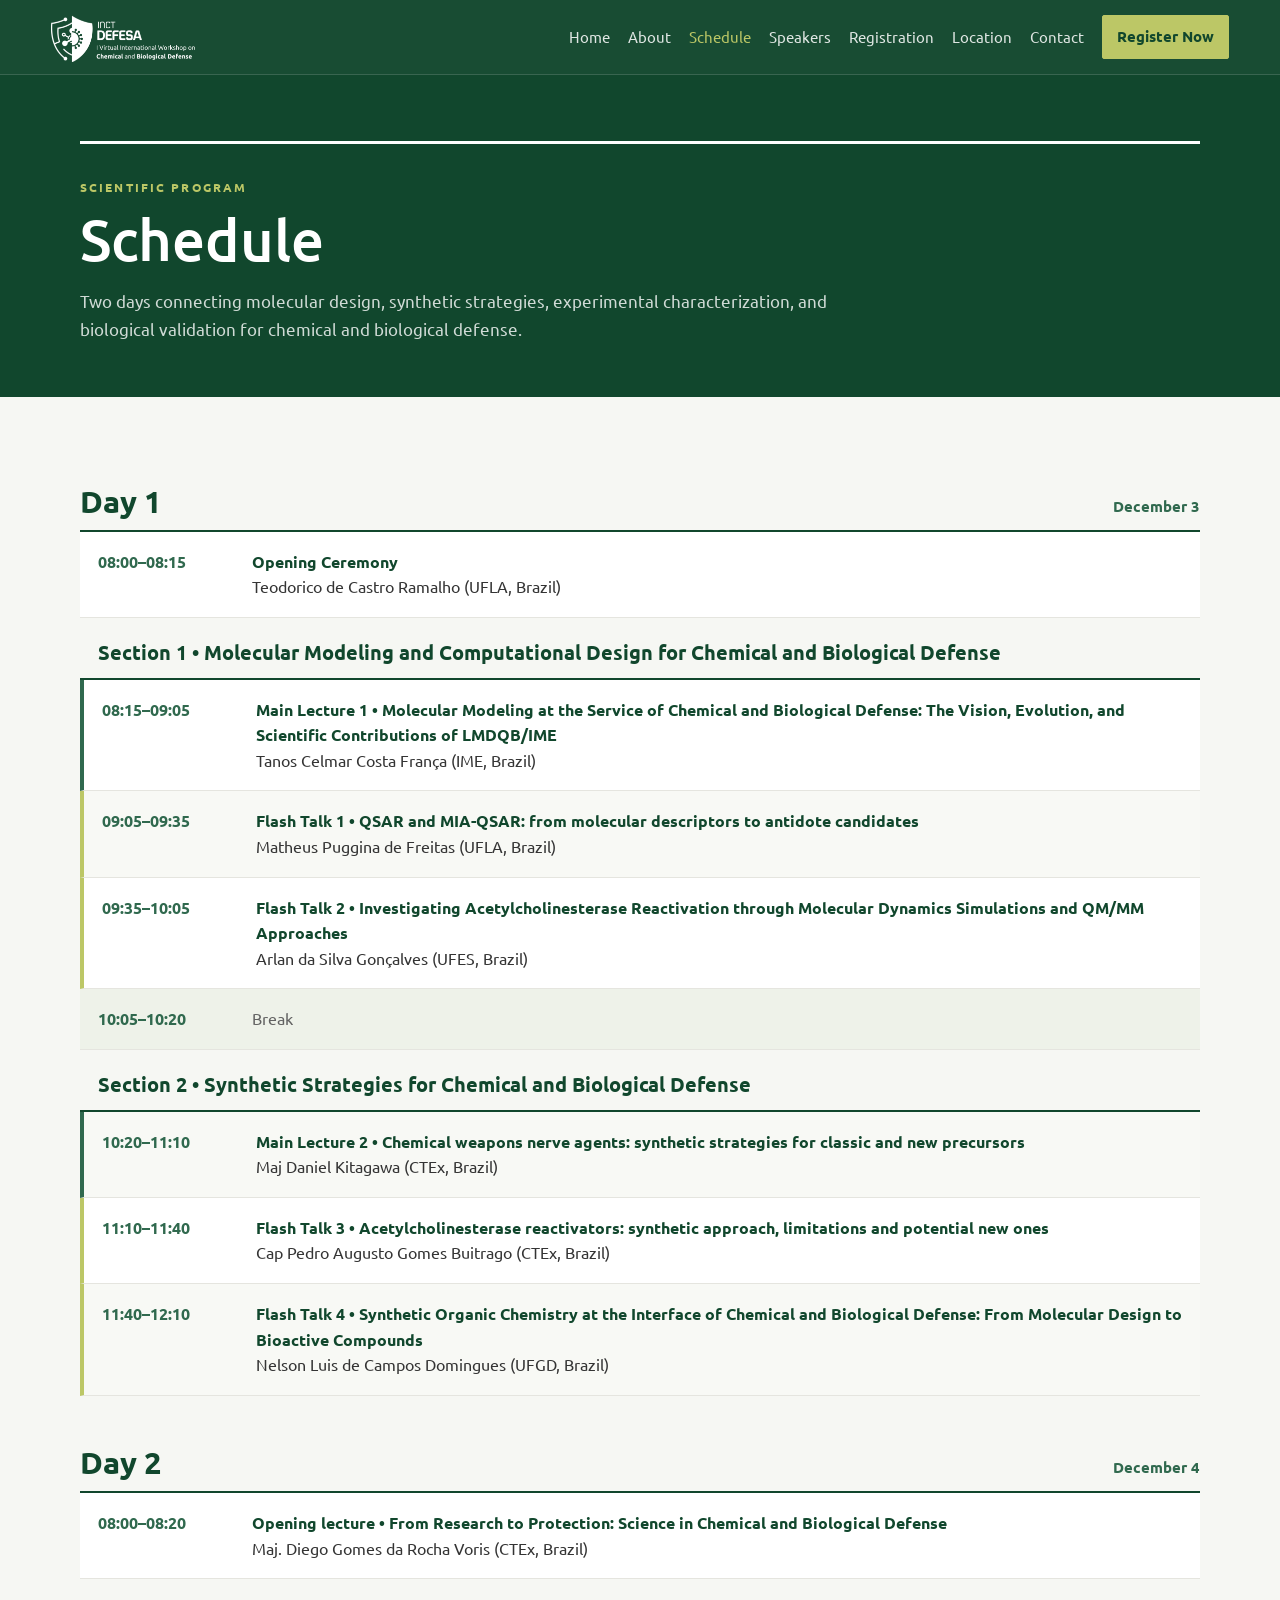
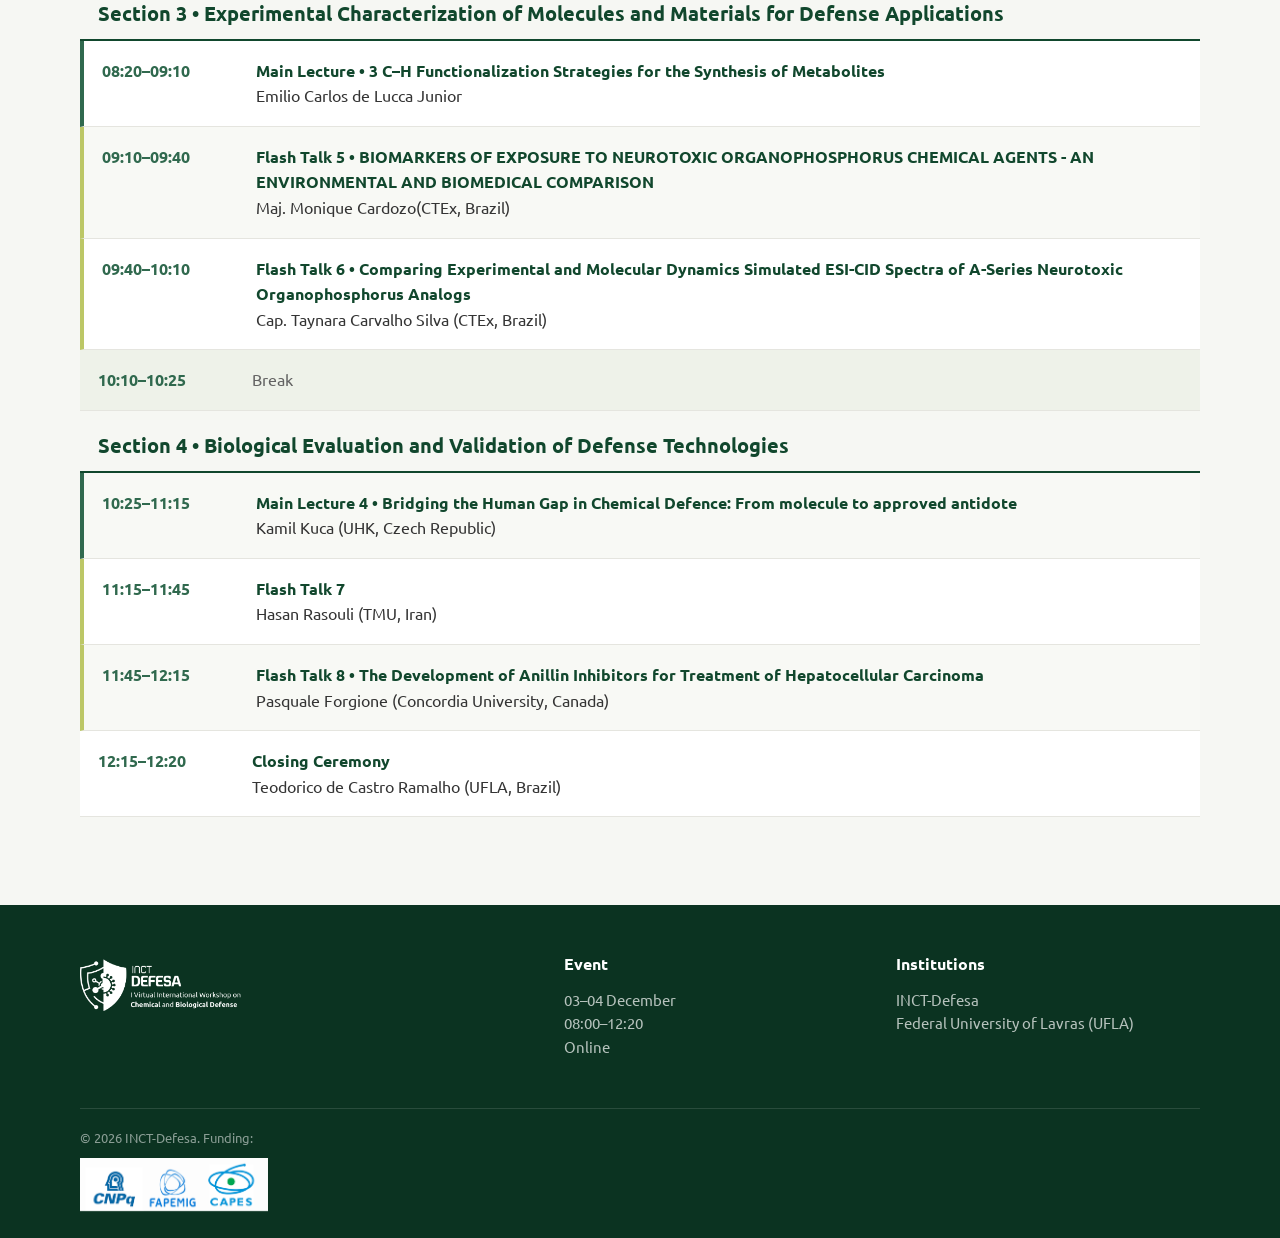
<file: programacao.html>
<!doctype html>
<html lang="en">

<head>
  <meta charset="utf-8">
  <meta name="viewport" content="width=device-width, initial-scale=1">
  <title>Schedule | I Virtual International Workshop on Chemical and Biological Defense</title>
  <meta name="description"
        content="Scientific program of the I Virtual International Workshop on Chemical and Biological Defense organized by INCT-Defesa.">
  <link rel="preconnect" href="https://fonts.googleapis.com">
  <link rel="preconnect" href="https://fonts.gstatic.com" crossorigin>
  <link href="https://fonts.googleapis.com/css2?family=Ubuntu:wght@400;500;700&display=swap"
        rel="stylesheet">
  <style>
    :root{
      --green-900:#11472d;
      --green-700:#30694e;
      --green-500:#658b58;
      --lime:#bcc766;
      --graphite:#343434;
      --white:#ffffff;
      --offwhite:#f6f7f3;
      --line:rgba(255,255,255,.78);
      --shadow:0 18px 45px rgba(0,0,0,.16);
    }
    *{ box-sizing:border-box; }
    html{scroll-behavior:smooth; }
    body{ margin:0; font-family:Ubuntu, Arial, sans-serif; color:var(--graphite); background:var(--offwhite); line-height:1.6; }

    a{ color:inherit;text-decoration:none;}img{ max-width:100%; display:block;}

    /* ================ HEADER================ */
    .site-header{ position:sticky;top:0; z-index:100; background:rgba(17,71,45,.97); border-bottom:1px solid rgba(255,255,255,.14); backdrop-filter:blur(10px);}
  
    .nav-wrap{ width:min(1180px,92vw); margin:auto; min-height:74px;display:flex; align-items:center; justify-content:space-between;gap:24px;}
    .brand{ display:flex;  align-items:center;gap:12px;color:#fff;font-weight:700;letter-spacing:.04em;}
    nav{ display:flex; align-items:center; gap:18px;flex-wrap:wrap; justify-content:flex-end;}
    nav a{ color:#fff; font-size:.93rem; opacity:.86; transition:.2s; }
    nav a:hover,
    nav a.active{ opacity:1; color:var(--lime);}
    .cta{ border:1px solid var(--lime); background:var(--lime); color:var(--green-900)!important; padding:9px 14px;border-radius:2px; font-weight:700; opacity:1!important;}

    /* ===============PAGE HERO================ */
    .page-hero{ background:var(--green-900);color:#fff; padding:66px 0 54px;}
    .container{ width:min(1120px,90vw); margin:auto; }
    .page-hero .container{ border-top:3px solid #fff;  padding-top:34px; }
    .eyebrow{ text-transform:uppercase;letter-spacing:.17em; font-size:.78rem; color:var(--lime);font-weight:700; }
    h1,
    h2,
    h3{ font-family:Ubuntu, Arial, sans-serif; line-height:1.08; margin-top:0; }

    .page-hero h1{font-size:clamp(2.3rem,4.5vw,4.7rem);margin:10px 0 14px;font-weight:500;}
    .page-hero p{ max-width:800px; color:rgba(255,255,255,.80);font-size:1.08rem; margin-bottom:0;}

    /* =================CONTENT=============== */

    .section{ padding:88px 0;}

    .section-kicker{text-transform:uppercase;letter-spacing:.16em; color:var(--green-700);font-size:.76rem;font-weight:700; margin-bottom:10px;}

    .section h2{font-size:clamp(2rem,3.5vw,3.5rem); color:var(--green-900);margin-bottom:22px;}

    .lead{font-size:1.13rem;max-width:820px;color:#505050; }

    /* ================SCHEDULE=============== */

    .schedule-day{margin-top:50px;}
    .schedule-day:first-child{ margin-top:0;}
    .schedule-title{display:flex; align-items:end;justify-content:space-between; gap:18px;border-bottom:2px solid var(--green-900); padding-bottom:12px; margin-bottom:0;}
    .schedule-title h2{margin:0; color:var(--green-900); font-size:clamp(1.5rem,2.4vw,2.1rem);}
    .schedule-date{color:var(--green-700); font-weight:700; white-space:nowrap;font-size:.95rem;}
    .schedule-row{display:grid;grid-template-columns:130px 1fr; gap:24px; padding:17px 18px; border-bottom:1px solid #e5e5df; background:#fff;}
    .schedule-row:nth-child(odd)
    { background:#f8f9f5; }

    .schedule-time{font-weight:700;color:var(--green-700);}
    .schedule-row strong{color:var(--green-900);font-size:1rem;}
.schedule-section-title{color:var(--green-900);font-size:1.28rem;font-weight:700;line-height:1.25;padding:22px 18px 12px; background:var(--offwhite); border-bottom:2px solid var(--green-900);}
    /* Main lectures */

    .schedule-row.main-lecture{border-left:4px solid var(--green-700);}
    .schedule-row.main-lecture .schedule-type{font-weight:700;color:var(--green-700); }

    /* Flash Talks */

    .schedule-row.flash-talk{ border-left:4px solid var(--lime); }

    /* Breaks */

    .schedule-row.break{ background:#eef2e9;color:#626262;}

    /* =============== FOOTER==================== */

    .site-footer{background:#0b3321;color:#fff;padding:50px 0 24px; }
    .footer-grid{ display:grid; grid-template-columns:1.5fr 1fr 1fr; gap:28px;}
    .site-footer h3{ font-size:1rem;margin-bottom:10px;}
    .site-footer p,
    .site-footer a{color:rgba(255,255,255,.7); font-size:.93rem; }
    .footer-bottom{border-top:1px solid rgba(255,255,255,.12);  margin-top:34px; padding-top:18px;  font-size:.82rem;color:rgba(255,255,255,.52); }

    /* =============LOGOS=========== */

    .site-header .brand img{ height:50px;width:auto;max-width:185px;object-fit:contain; display:block;}

    .site-footer .brand img{ height:56px; width:auto; max-width:200px; object-fit:contain; display:block; }
    .funders-logo{  height:56px; width:auto;  max-width:220px; object-fit:contain;  display:block; margin-top:10px;}

    /* ============== RESPONSIVE================= */

    @media (max-width:900px){
      nav{ gap:11px;  }
      nav a{ font-size:.84rem;  }
      .footer-grid{ grid-template-columns:1fr 1fr;  }

    @media (max-width:680px){
     .nav-wrap{ align-items:flex-start; padding:14px 0; flex-direction:column; }
      nav{ justify-content:flex-start; }
      .page-hero{ padding:48px 0 42px; }
      .page-hero h1{  font-size:2.5rem;  }
      .schedule-title{ align-items:flex-start;  flex-direction:column; gap:7px;  }
      .schedule-row{ grid-template-columns:1fr; gap:4px; padding:15px 14px; }
      .schedule-time{font-size:.9rem;  }
      .footer-grid{ grid-template-columns:1fr;  }
      .site-header .brand img{ height:44px; max-width:165px; }
      .site-footer .brand img{  height:50px;  max-width:180px;  }
      .funders-logo{ height:50px;  max-width:180px;  }
 }
  </style>
</head>

<body>

<!-- ============= HEADER=============== -->

<header class="site-header">
  <div class="nav-wrap">
    <a class="brand" href="index.html">
      <img src="INCT_Defesa_logo_evento.png"
           alt="I Virtual International Workshop on Chemical and Biological Defense">
    </a>

    <nav aria-label="Main navigation">
      <a href="index.html">Home </a>
      <a href="sobre.html">About</a>
      <a class="active" href="programacao.html">  Schedule</a>
      <a href="palestrantes.html"> Speakers</a>
      <a href="inscricoes.html"> Registration</a>
      <a href="index.html#local">Location</a>
      <a href="index.html#contact">Contact</a>
      <a class="cta" href="inscricoes.html"> Register Now </a>
    </nav>
  </div>
</header>


<!-- ================ SCHEDULE HERO============== -->

<section class="page-hero">
  <div class="container">
    <div class="eyebrow">
      Scientific Program
    </div>
    <h1> Schedule</h1>
    <p>
      Two days connecting molecular design, synthetic strategies, experimental characterization, and biological validation for chemical and biological defense.</p>
  </div>
</section>


<!-- ===========SCIENTIFIC PROGRAM==================== -->
<main>
 <section class="section">
    <div class="container">

      <!-- DAY 1 -->
      <div class="schedule-day">
        <div class="schedule-title">
          <h2> Day 1 </h2>
          <span class="schedule-date"> December 3 </span>
        </div>

        <div class="schedule-row">
          <div class="schedule-time"> 08:00–08:15 </div>
          <div><strong>Opening Ceremony<br> </strong>
            Teodorico de Castro Ramalho (UFLA, Brazil) 
          </div>
        </div>

        <div class="schedule-section-title">
  Section 1 • Molecular Modeling and Computational Design for Chemical and Biological Defense
</div>

<div class="schedule-row main-lecture">
  <div class="schedule-time">08:15–09:05</div>
  <div>
    <strong>Main Lecture 1 • Molecular Modeling at the Service of Chemical and Biological Defense: The Vision, Evolution, and Scientific Contributions of LMDQB/IME
</strong><br>
    Tanos Celmar Costa França (IME, Brazil)
  </div>
</div>


        <div class="schedule-row flash-talk">
          <div class="schedule-time"> 09:05–09:35</div>
          <div><strong>Flash Talk 1 • QSAR and MIA-QSAR: from molecular descriptors to antidote candidates <br>  </strong>
            Matheus Puggina de Freitas (UFLA, Brazil) 
          </div>
        </div>

        <div class="schedule-row flash-talk">
          <div class="schedule-time">
            09:35–10:05
          </div>

          <div>
            <strong>Flash Talk 2 • Investigating Acetylcholinesterase Reactivation through Molecular Dynamics Simulations and QM/MM Approaches<br> </strong>
            Arlan da Silva Gonçalves (UFES, Brazil) 
          </div>
        </div>


        <div class="schedule-row break">

          <div class="schedule-time">
            10:05–10:20
          </div>

          <div>
            Break
          </div>

        </div>

<div class="schedule-section-title">
  Section 2 • Synthetic Strategies for Chemical and Biological Defense
</div>

<div class="schedule-row main-lecture">
  <div class="schedule-time">10:20–11:10</div>

  <div>
    <strong>Main Lecture 2 • Chemical weapons nerve agents: synthetic strategies for classic and new precursors
</strong><br>
    Maj Daniel Kitagawa (CTEx, Brazil)
  </div>
</div>

        <div class="schedule-row flash-talk">
          <div class="schedule-time">11:10–11:40</div>
          <div><strong>Flash Talk 3 • Acetylcholinesterase reactivators: synthetic approach, limitations and potential new ones </strong> <br>
             Cap Pedro Augusto Gomes Buitrago (CTEx, Brazil)
          </div>
        </div>

        <div class="schedule-row flash-talk">
          <div class="schedule-time">11:40–12:10
          </div>
          <div> <strong>Flash Talk 4 • Synthetic Organic Chemistry at the Interface of Chemical and Biological Defense: From Molecular Design to Bioactive Compounds </strong> <br>
            Nelson Luis de Campos Domingues (UFGD, Brazil)
          </div>
        </div>
      </div>


      <!-- DAY 2 -->
      <div class="schedule-day">
        <div class="schedule-title">
          <h2>Day 2 </h2>
          <span class="schedule-date">
            December 4
          </span>
        </div>
        <div class="schedule-row">
          <div class="schedule-time"> 08:00–08:20 </div>
          <div> <strong>Opening lecture • From Research to Protection: Science in Chemical and Biological Defense </strong><br>
            Maj. Diego Gomes da Rocha Voris (CTEx, Brazil)
          </div>
        </div>

        <div class="schedule-section-title">
  Section 3 • Experimental Characterization of Molecules and Materials for Defense Applications
</div>

<div class="schedule-row main-lecture">
  <div class="schedule-time">08:20–09:10</div>

  <div>
    <strong> Main Lecture • 3 C–H Functionalization Strategies for the Synthesis of Metabolites</strong><br>
Emilio Carlos de Lucca Junior
  </div>
</div>


        <div class="schedule-row flash-talk">
          <div class="schedule-time">  09:10–09:40 </div>
          <div>
            <strong>Flash Talk 5 • BIOMARKERS OF EXPOSURE TO NEUROTOXIC ORGANOPHOSPHORUS CHEMICAL  AGENTS - AN ENVIRONMENTAL AND BIOMEDICAL COMPARISON

</strong><br>
            Maj. Monique Cardozo(CTEx, Brazil)
          </div>
        </div>

        <div class="schedule-row flash-talk">
          <div class="schedule-time">09:40–10:10</div>
        
          <div> <strong>Flash Talk 6 • Comparing Experimental and Molecular Dynamics Simulated ESI-CID Spectra of A-Series Neurotoxic Organophosphorus Analogs </strong><br>
            Cap. Taynara Carvalho Silva (CTEx, Brazil)
          </div>
        </div>

        <div class="schedule-row break">
          <div class="schedule-time"> 10:10–10:25</div>
          
          <div>
            Break
          </div>
        </div>

       <div class="schedule-section-title">
  Section 4 • Biological Evaluation and Validation of Defense Technologies
</div>

<div class="schedule-row main-lecture">
  <div class="schedule-time">10:25–11:15</div>

  <div>
    <strong>Main Lecture 4 • Bridging the Human Gap in Chemical Defence: From molecule to approved antidote</strong><br>
    Kamil Kuca (UHK, Czech Republic)
  </div>
</div>

        <div class="schedule-row flash-talk">
          <div class="schedule-time">11:15–11:45</div>
          <div>
            <strong>Flash Talk 7</strong> <br>
            Hasan Rasouli (TMU, Iran)
          </div>
        </div>

        <div class="schedule-row flash-talk">
          <div class="schedule-time"> 11:45–12:15
          </div>
          <div>
            <strong>Flash Talk 8 • The Development of Anillin Inhibitors for Treatment of Hepatocellular Carcinoma </strong> <br>
            Pasquale Forgione (Concordia University, Canada)
          </div>
        </div>

        <div class="schedule-row">
          <div class="schedule-time">12:15–12:20
          </div>
          <div>
            <strong>Closing Ceremony</strong><br>
            Teodorico de Castro Ramalho (UFLA, Brazil)                           
          </div>
        </div>
      </div>
    </div>
  </section>
</main>



<!-- =========================
     FOOTER
========================= -->

<footer class="site-footer">
  <div class="container">
    <div class="footer-grid">
      <div>
        <div class="brand"> <img src="INCT_Defesa_logo_evento.png"
  alt="I Virtual International Workshop on Chemical and Biological Defense">
        </div>
      </div>

      <div><h3> Event</h3>
        <p>
          03–04 December<br>
          08:00–12:20<br>
          Online
        </p>
      </div>

      <div>
        <h3> Institutions</h3>
        <p>
          INCT-Defesa<br>
          Federal University of Lavras (UFLA)
        </p>
      </div>
    </div>
    <div class="footer-bottom">
      © 2026 INCT-Defesa. Funding:
      <img src="Apoio.png"
           alt="Funding institutions"
           class="funders-logo">
    </div>
  </div>
</footer>

</body>
</html>
</file>
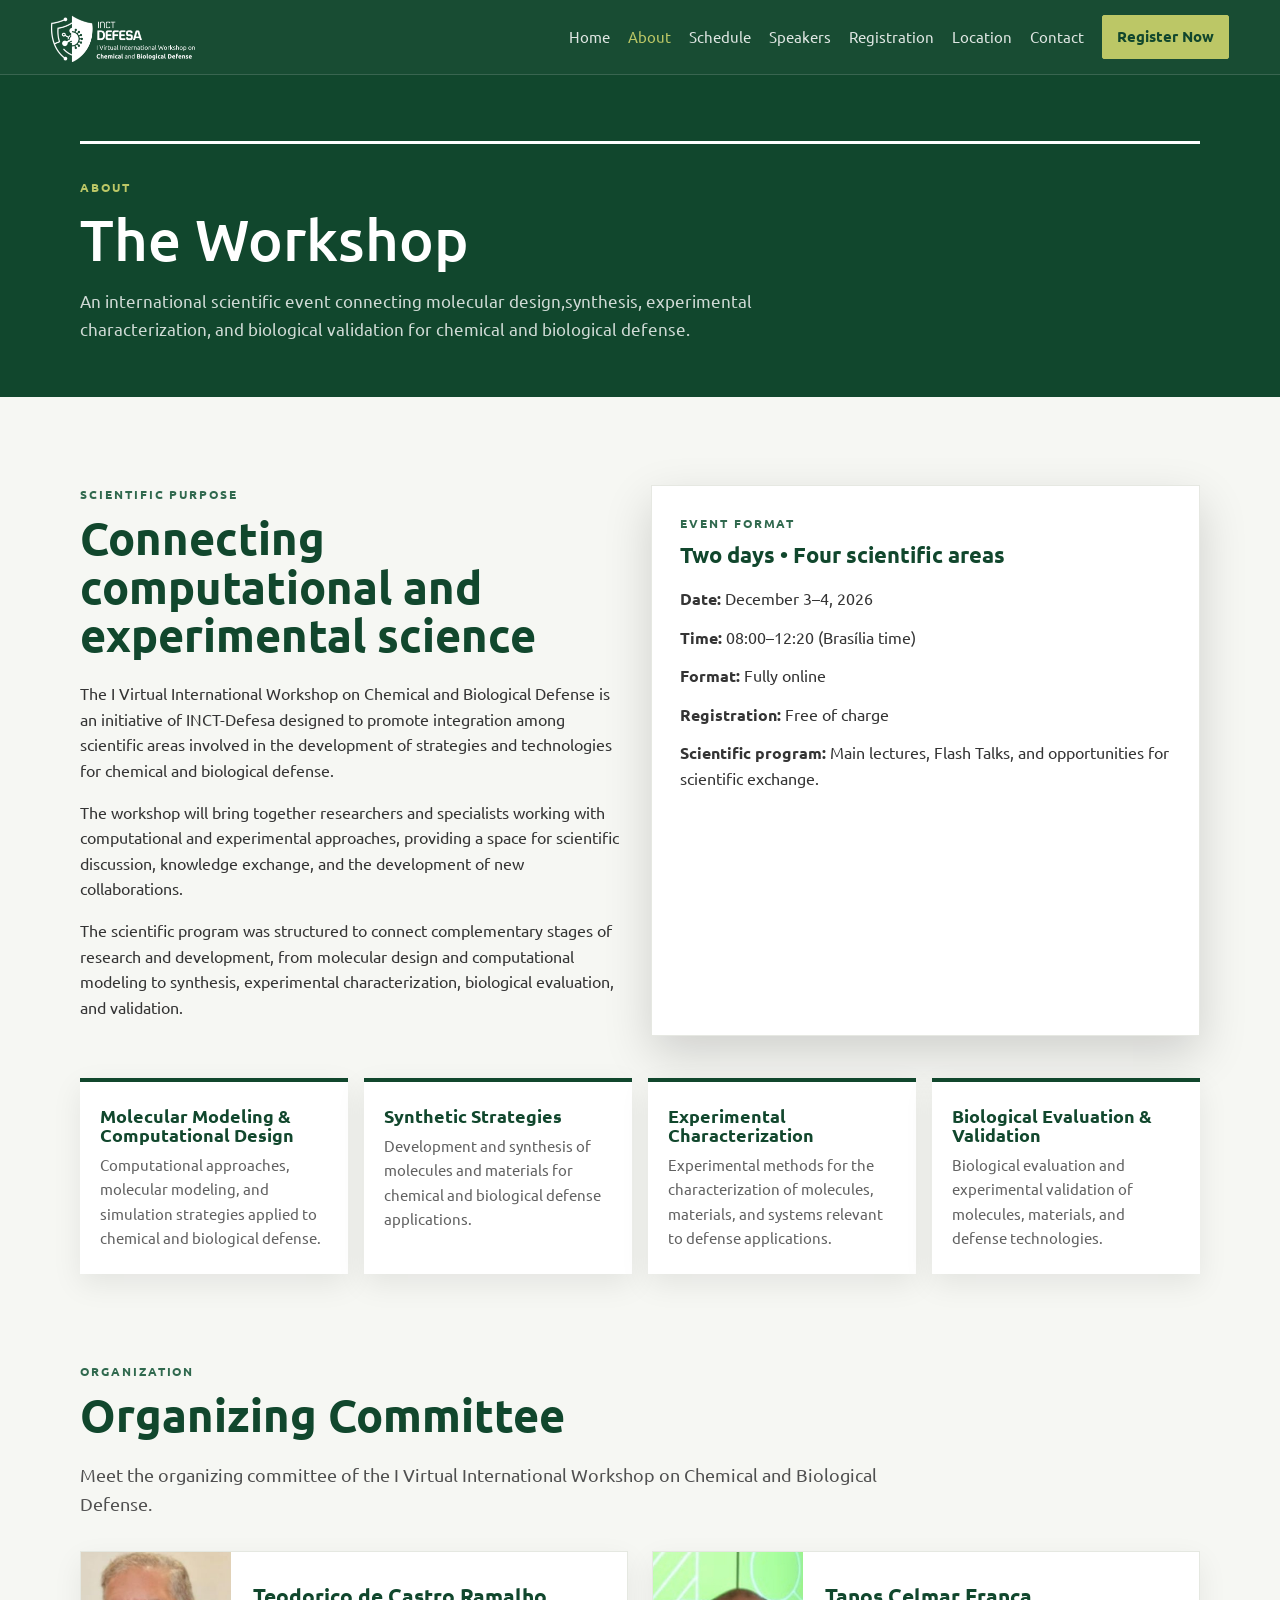
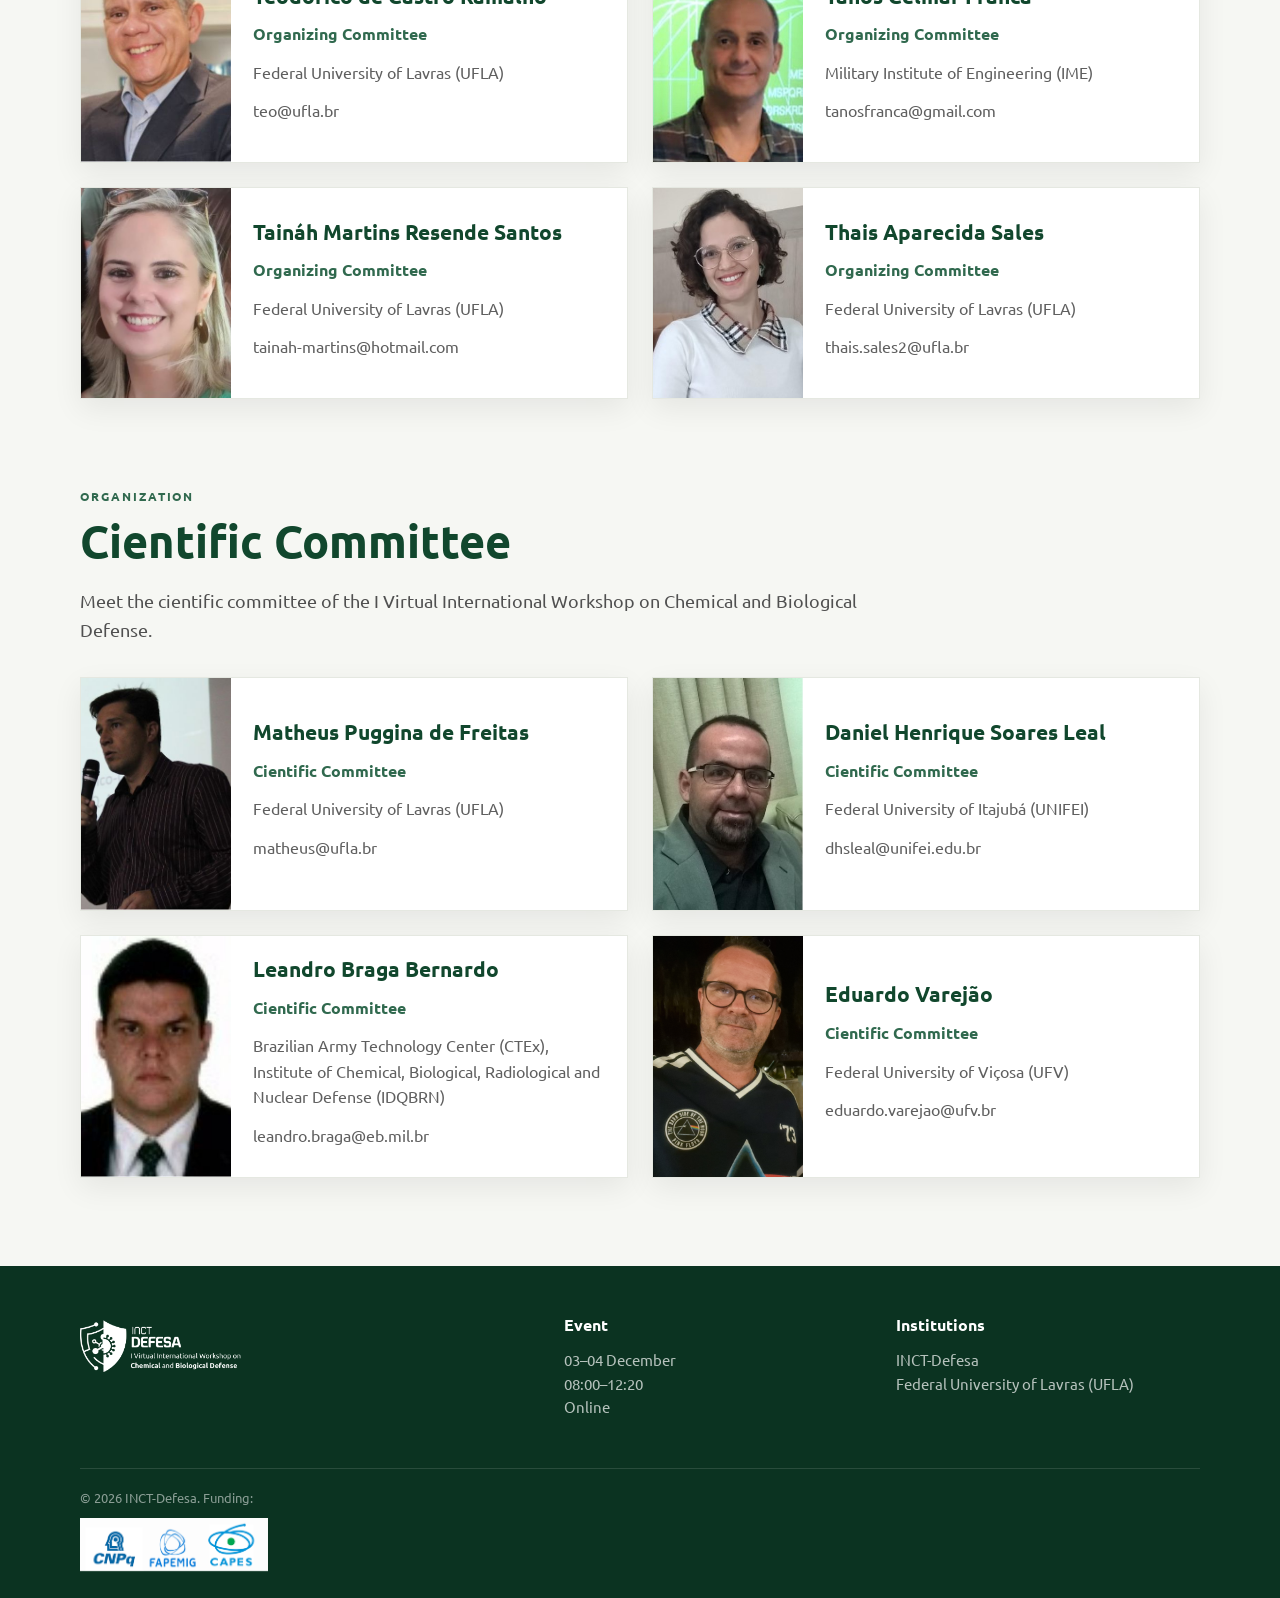
<file: sobre.html>
<!doctype html>
<html lang="en">

<head>

  <meta charset="utf-8">
  <meta name="viewport"
        content="width=device-width, initial-scale=1">
  <title> About | I Virtual International Workshop on Chemical and Biological Defense </title>
  <meta name="description"
        content="About the I Virtual International Workshop on Chemical and Biological Defense organized by INCT-Defesa.">

  <!-- GOOGLE FONT -->
  <link rel="preconnect"
        href="https://fonts.googleapis.com">

  <link rel="preconnect"
        href="https://fonts.gstatic.com"
        crossorigin>

  <link href="https://fonts.googleapis.com/css2?family=Ubuntu:wght@400;500;700&display=swap"
        rel="stylesheet">

  <style>
    :root{
      --green-900:#11472d;
      --green-700:#30694e;
      --green-500:#658b58;
      --lime:#bcc766;
      --graphite:#343434;
      --white:#ffffff;
      --offwhite:#f6f7f3;
      --line:rgba(255,255,255,.78);
      --shadow:0 18px 45px rgba(0,0,0,.16);
    }

    *{box-sizing:border-box; }
    html{ scroll-behavior:smooth; }
    body{ margin:0; font-family:Ubuntu, Arial, sans-serif; color:var(--graphite);background:var(--offwhite); line-height:1.6;}
    a{color:inherit;text-decoration:none;}
    img{ max-width:100%; display:block;}

    /* ======== HEADER==========*/
    .site-header{ position:sticky;top:0; z-index:100; background:rgba(17,71,45,.97); border-bottom:1px solid rgba(255,255,255,.14);backdrop-filter:blur(10px); }
    .nav-wrap{ width:min(1180px,92vw);margin:auto; min-height:74px; display:flex; align-items:center; justify-content:space-between;gap:24px; }
    .brand{ display:flex; align-items:center; gap:12px; color:#fff;font-weight:700; letter-spacing:.04em; }

    nav{display:flex;align-items:center; gap:18px;flex-wrap:wrap;  justify-content:flex-end; }
    nav a{  color:#fff;  font-size:.93rem; opacity:.86; transition:.2s;}
    nav a:hover,
    nav a.active{  opacity:1; color:var(--lime); }

    .cta{  border:1px solid var(--lime);  background:var(--lime); color:var(--green-900)!important; padding:9px 14px;border-radius:2px;  font-weight:700;opacity:1!important; }

    /* ================= PAGE HERO================== */

    .page-hero{  background:var(--green-900);  color:#fff;padding:66px 0 54px;}
    .container{  width:min(1120px,90vw);  margin:auto; }
    .page-hero .container{  border-top:3px solid #fff; padding-top:34px; }
    .eyebrow{ text-transform:uppercase; letter-spacing:.17em; font-size:.78rem; color:var(--lime); font-weight:700; }

    h1, h2, h3{ font-family:Ubuntu, Arial, sans-serif; line-height:1.08; margin-top:0; }

    .page-hero h1{ font-size:clamp(2.3rem,4.5vw,4.7rem);margin:10px 0 14px;font-weight:500;  }
    .page-hero p{max-width:800px;  color:rgba(255,255,255,.80);font-size:1.08rem;  margin-bottom:0;}

    /* ================CONTENT================== */

    .section{ padding:88px 0; }
    .section-kicker{text-transform:uppercase;  letter-spacing:.16em;color:var(--green-700); font-size:.76rem; font-weight:700; margin-bottom:10px;}
    .section h2{ font-size:clamp(2rem,3.5vw,3.5rem);color:var(--green-900);margin-bottom:22px; }
    .lead{ font-size:1.13rem;  max-width:820px; color:#505050; }
    .grid-2{ display:grid;  grid-template-columns:repeat(2,minmax(0,1fr));gap:22px; }
    .grid-4{ display:grid;grid-template-columns:repeat(4,minmax(0,1fr)); gap:16px; }
    .panel{ background:#fff; border:1px solid #e6e8e2;  box-shadow:var(--shadow);  padding:28px;}
    .panel h3{ color:var(--green-900); font-size:1.35rem;margin-bottom:20px; }
    .panel p{ margin:.8rem 0; }

    /* ==============SCIENTIFIC AREAS============== */
    .theme-card{background:#fff;  border-top:4px solid var(--green-900); padding:24px 20px; min-height:150px; box-shadow:0 10px 28px rgba(0,0,0,.08); }
    .theme-card h3{ font-size:1.1rem;color:var(--green-900); margin-bottom:9px;}
    .theme-card p{ margin:0;  color:#626262;  font-size:.94rem; }


    /* ============ ORGANIZING COMMITTEE============== */

    .committee-section{ padding-top:0;  }
    .committee-grid{  display:grid;  grid-template-columns:repeat(2,minmax(0,1fr));  gap:24px; margin-top:32px; }
    .committee-card{ background:#fff; border:1px solid #e5e8e1;  display:grid;  grid-template-columns:150px 1fr;  min-height:210px; box-shadow:0 10px 28px rgba(0,0,0,.07); }
    .committee-photo{ background:linear-gradient(145deg,  var(--green-700),    var(--green-900) ); overflow:hidden; min-height:210px; }
    .committee-photo img{ width:100%;  height:100%; object-fit:cover;  object-position:center; }
    .committee-info{padding:22px; display:flex; flex-direction:column;justify-content:center;}
    .committee-info h3{ color:var(--green-900); margin-bottom:8px; font-size:1.3rem;  }
    .committee-info p{ margin:.4rem 0; color:#5f5f5f; }
    .committee-role{color:var(--green-700)!important;  font-weight:700; }

    /* ===============FOOTER============== */
    
    .site-footer{ background:#0b3321; color:#fff; padding:50px 0 24px; }
    .footer-grid{ display:grid; grid-template-columns:1.5fr 1fr 1fr; gap:28px; }
    .site-footer h3{  font-size:1rem; margin-bottom:10px;  }
    .site-footer p,
    .site-footer a{color:rgba(255,255,255,.7);  font-size:.93rem; }
    .footer-bottom{ border-top:1px solid rgba(255,255,255,.12);  margin-top:34px; padding-top:18px; font-size:.82rem;  color:rgba(255,255,255,.52); }

    /* ============= LOGOS========== */

    .site-header .brand img{ height:50px;   width:auto; max-width:185px;object-fit:contain; display:block;  }
    .site-footer .brand img{ height:56px;   width:auto;   max-width:200px;   object-fit:contain;  display:block; }
    .funders-logo{ height:56px; width:auto; max-width:220px;   object-fit:contain;   display:block;  margin-top:10px; }

    /* ================ RESPONSIVE======== */

    @media (max-width:900px)
    {nav{ gap:11px;  }
  nav a{ font-size:.84rem; }
   .grid-4{  grid-template-columns:repeat(2,minmax(0,1fr)); }

      .committee-grid{grid-template-columns:1fr;  }
      .footer-grid{  grid-template-columns:1fr 1fr; } 
    }


    @media (max-width:680px)
    { .nav-wrap{ align-items:flex-start; padding:14px 0;  flex-direction:column;  }
      nav{ justify-content:flex-start; }
      .grid-2,
      .grid-4{ grid-template-columns:1fr;}
      .committee-card{  grid-template-columns:1fr;  }
      .committee-photo{ height:260px;  min-height:260px; }
      .footer-grid{grid-template-columns:1fr;}
      .page-hero{ padding:48px 0 42px;}
      .page-hero h1{ font-size:2.5rem; }
      .site-header .brand img{ height:44px;    max-width:165px; }
      .site-footer .brand img{ height:50px;  max-width:180px; }
      .funders-logo{ height:50px; max-width:180px; }
    }
  </style>
</head>

<body>
<!-- ================ HEADER================ -->
<header class="site-header">
  <div class="nav-wrap">
  
    <a class="brand"
       href="index.html">
      <img src="INCT_Defesa_logo_evento.png"
           alt="I Virtual International Workshop on Chemical and Biological Defense">
    </a>
    
    <nav aria-label="Main navigation">
      <a href="index.html">Home</a>

      <a class="active"
         href="sobre.html"> About</a>

      <a href="programacao.html">  Schedule  </a>

      <a href="palestrantes.html"> Speakers</a>

      <a href="inscricoes.html"> Registration </a>

      <a href="index.html#local"> Location </a>

      <a href="index.html#contact"> Contact </a>


      <a class="cta"
         href="inscricoes.html">Register Now </a>
    </nav>
  </div>
</header>

<!-- =============== ABOUT HERO================ -->

<section class="page-hero">
  <div class="container">
    <div class="eyebrow"> About </div>
    <h1> The Workshop </h1>
    <p>
      An international scientific event connecting molecular design,synthesis, experimental characterization, 
      and biological validation for chemical and biological defense.
    </p>
  </div>
</section>

<!-- ============ MAIN CONTENT================== -->

<main>

  <!-- ============== ABOUT================ -->

  <section class="section">
    <div class="container">
      
      <div class="grid-2">
        <div>
          <div class="section-kicker"> Scientific Purpose</div>

          <h2> Connecting computational and experimental science  </h2>
          <p>
            The I Virtual International Workshop on Chemical and Biological Defense is an initiative of INCT-Defesa designed to promote
            integration among scientific areas involved in the development of strategies and technologies for chemical and biological defense.
          </p>
          
          <p>
            The workshop will bring together researchers and specialists working with computational and experimental approaches, providing
            a space for scientific discussion, knowledge exchange, and the development of new collaborations.
          </p>

          <p>
            The scientific program was structured to connect complementary stages of research and development, from molecular design and
            computational modeling to synthesis, experimental characterization, biological evaluation, and validation.
          </p>
        </div>


        <!-- EVENT FORMAT -->

        <div class="panel">
          <div class="section-kicker"> Event Format </div>
          <h3> Two days • Four scientific areas </h3>
          <p> <strong>Date:</strong> December 3–4, 2026</p>
          <p> <strong>Time:</strong> 08:00–12:20 (Brasília time) </p>
          <p>  <strong>Format:</strong> Fully online </p>
          <p> <strong>Registration:</strong> Free of charge </p>
          <p>  <strong>Scientific program:</strong> Main lectures, Flash Talks, and opportunities for scientific exchange. </p>
        </div>
      </div>


      <!-- ===================CIENTIFIC AREAS=================== -->

      <div class="grid-4"
          style="margin-top:42px">
        <article class="theme-card">
          <h3>  Molecular Modeling & Computational Design    </h3>
          <p>
            Computational approaches, molecular modeling, and simulation strategies applied to chemical and biological defense.
          </p>
        </article>

        <article class="theme-card">
          <h3>  Synthetic Strategies</h3>
          <p>
            Development and synthesis of molecules and materials for chemical and biological defense applications.
          </p>
        </article>

        <article class="theme-card">
          <h3> Experimental Characterization </h3>
          <p>
      Experimental methods for the characterization of molecules, materials, and systems relevant to defense applications.
          </p>
        </article>

        <article class="theme-card">
          <h3> Biological Evaluation & Validation </h3>
          <p>
            Biological evaluation and experimental validation of molecules, materials, and defense technologies.
          </p>
        </article>
      </div>
    </div>
  </section>

  <!-- ==================RGANIZING COMMITTEE================= -->


  <section class="section committee-section">
    <div class="container">
      <div class="section-kicker">  Organization   </div>
      <h2>   Organizing Committee </h2>
      <p class="lead">
        Meet the organizing committee of the I Virtual International Workshop
        on Chemical and Biological Defense.
      </p>
      <div class="committee-grid">

        <!-- ============TEODORICO================ -->

        <article class="committee-card">
          <div class="committee-photo">
            <img src="Teodorico.jpg"
                 alt="Teodorico de Castro Ramalho">
          </div>
          <div class="committee-info">
            <h3> Teodorico de Castro Ramalho </h3>
            <p class="committee-role">  Organizing Committee</p>
            <p>  Federal University of Lavras (UFLA) </p>
            <p> teo@ufla.br </p>
          </div>
        </article>

        <!-- =================== TANOS============= -->

        <article class="committee-card">
          <div class="committee-photo">
            <img src="Tanos.jpg"
                 alt="Tanos Celmar Franca">
          </div>
          <div class="committee-info">
            <h3> Tanos Celmar Franca </h3>
            <p class="committee-role"> Organizing Committee </p>
            <p>  Military Institute of Engineering (IME)</p>
            <p> tanosfranca@gmail.com   </p>  
        </div>
        </article>

        <!-- =============== TAINAH================ -->

        <article class="committee-card">
          <div class="committee-photo">
            <img src="Tainah.jpg"
                 alt="Taináh Martins Resende Santos">
          </div>
          <div class="committee-info">
            <h3> Taináh Martins Resende Santos </h3>
            <p class="committee-role"> Organizing Committee  </p>
            <p> Federal University of Lavras (UFLA)   </p>
            <p>  tainah-martins@hotmail.com </p> 
          </div>
        </article>

        <!-- ==================== THAIS================== -->

        <article class="committee-card">
          <div class="committee-photo">
            <img src="Thais.jpg"
                 alt="Thais Aparecida Sales">
          </div>
          <div class="committee-info">
            <h3> Thais Aparecida Sales</h3>
            <p class="committee-role">Organizing Committee </p>
            <p>Federal University of Lavras (UFLA) </p>
            <p>  thais.sales2@ufla.br  </p> 
          </div>
        </article>

      </div>
    </div>
  </section>
</main>

<!-- ==================  CIENTIFIC COMMITTEE=============== -->

  <section class="section committee-section">
    <div class="container">
      <div class="section-kicker">  Organization  </div>
      <h2> Cientific Committee </h2>
      <p class="lead"> Meet the cientific committee of the I Virtual International Workshop on Chemical and Biological Defense. </p>
      <div class="committee-grid">

        <article class="committee-card">
          <div class="committee-photo">
            <img src="Matheus.jpg"
                 alt="Matheus Puggina de Freitas">
          </div>
          <div class="committee-info">
            <h3>  Matheus Puggina de Freitas   </h3>
            <p class="committee-role"> Cientific Committee  </p>
           <p> Federal University of Lavras (UFLA)  </p>
            <p>matheus@ufla.br</p>
          </div>
        </article>

         <article class="committee-card">
          <div class="committee-photo">
            <img src="Daniel.jpg"
                 alt="Daniel Soares Leal">
          </div>
          <div class="committee-info">
            <h3> Daniel Henrique Soares Leal </h3>
            <p class="committee-role">  Cientific Committee </p>
            <p>  Federal University of Itajubá (UNIFEI)  </p>
            <p> dhsleal@unifei.edu.br </p>
          </div>
        </article>

<article class="committee-card">
          <div class="committee-photo">
            <img src="Leandro.jpg"
                 alt="Leandro Braga Bernardo">
          </div>
          <div class="committee-info">
            <h3>  Leandro Braga Bernardo    </h3>
            <p class="committee-role">   Cientific Committee   </p>
            <p>   Brazilian Army Technology Center (CTEx), Institute of Chemical, Biological, Radiological and Nuclear Defense (IDQBRN)   </p>
            <p>  leandro.braga@eb.mil.br  </p>
          </div>
        </article>  

<article class="committee-card">
          <div class="committee-photo">
            <img src="Eduardo.jpg"
                 alt="Eduardo Varejão">
          </div>
          <div class="committee-info">
            <h3>   Eduardo Varejão      </h3>
            <p class="committee-role">   Cientific Committee   </p>
            <p>    Federal University of Viçosa (UFV)   </p>
            <p>  eduardo.varejao@ufv.br   </p>
          </div>
        </article>
        
      </div>
    </div>
  </section>
</main>

<!-- ================FOOTER================= -->

<footer class="site-footer">
  <div class="container">
    <div class="footer-grid">
      <div>
        <div class="brand">

          <img src="INCT_Defesa_logo_evento.png"
               alt="I Virtual International Workshop on Chemical and Biological Defense">
        </div>
      </div>
      <div>

        <h3>Event  </h3>
        <p>
          03–04 December<br>

          08:00–12:20<br>

          Online
        </p>
      </div>
      <div>
        
        <h3>  Institutions </h3>
        <p>
        INCT-Defesa<br>
   Federal University of Lavras (UFLA)
        </p>
      </div>
    </div>

    <div class="footer-bottom">
      © 2026 INCT-Defesa. Funding:
      <img src="Apoio.png"
           alt="Funding institutions"
           class="funders-logo">
    </div>
  </div>
</footer>

</body>
</html>
</file>
